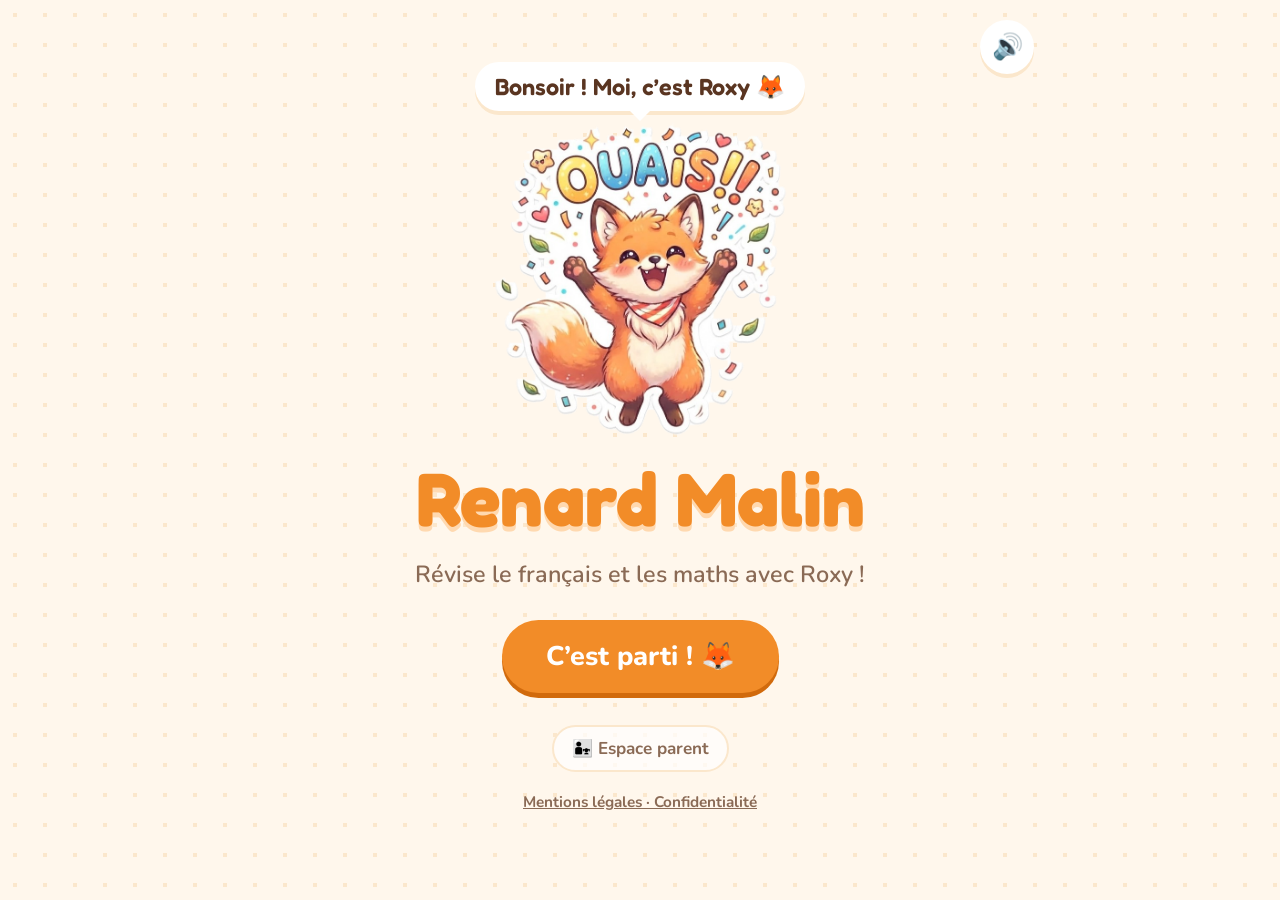
<file: index.html>
<!DOCTYPE html>
<html lang="fr">
<head>
  <meta charset="utf-8">
  <meta name="viewport" content="width=device-width, initial-scale=1, viewport-fit=cover">
  <title>Renard Malin</title>
  <meta name="description" content="Révise le français et les maths avec Roxy la renarde !">
  <meta name="theme-color" content="#FFF7EC">

  <!-- Pour l'installer sur l'écran d'accueil de l'iPad, en plein écran, avec l'icône de Roxy -->
  <link rel="manifest" href="manifest.json">
  <link rel="icon" type="image/png" href="img/favicon.png">
  <link rel="apple-touch-icon" href="img/icone-180.png">
  <meta name="mobile-web-app-capable" content="yes">
  <meta name="apple-mobile-web-app-capable" content="yes">
  <meta name="apple-mobile-web-app-title" content="Renard Malin">
  <meta name="apple-mobile-web-app-status-bar-style" content="default">

  <link rel="preconnect" href="https://fonts.googleapis.com">
  <link rel="preconnect" href="https://fonts.gstatic.com" crossorigin>
  <link href="https://fonts.googleapis.com/css2?family=Fredoka:wght@500;600;700&family=Nunito:wght@600;700;800&display=swap" rel="stylesheet">

  <!-- ⚠️ Après chaque mise à jour, changer le numéro « v= » partout dans ce fichier :
       l'iPad saura alors qu'il doit charger la nouvelle version (et pas une ancienne gardée en mémoire). -->
  <link rel="stylesheet" href="css/style.css?v=2026-09-25-g">
</head>
<body>
  <main id="app">

    <!-- Écran 1 : Accueil -->
    <section class="ecran actif" id="ecran-accueil">
      <button class="bouton-rond bouton-son accueil-son" aria-label="Couper le son">🔊</button>
      <p class="bulle-accueil" id="accueil-bulle" aria-live="polite"></p>
      <div class="roxy roxy-accueil" id="accueil-roxy" data-pose="ouais"><img class="roxy-image" src="img/roxy-ouais.png" alt="Roxy la renarde saute de joie"></div>
      <h1 class="titre-appli">Renard Malin</h1>
      <p class="sous-titre">Révise le français et les maths avec Roxy !</p>
      <button class="bouton bouton-principal bouton-geant" id="accueil-commencer">C’est parti ! 🦊</button>
      <button class="lien-parent" id="accueil-parent">👨‍👧 Espace parent</button>
      <a class="lien-infos" href="infos.html">Mentions légales · Confidentialité</a>
    </section>

    <!-- Écran : la première visite, Roxy se présente -->
    <section class="ecran" id="ecran-bienvenue">
      <div class="bienvenue">
        <div class="roxy roxy-bienvenue" id="bienvenue-roxy" data-pose="ouais" data-tenue-fixe><img class="roxy-image" src="img/roxy-ouais.png" alt="Roxy"></div>
        <div class="bulle bulle-bienvenue" id="bienvenue-bulle" aria-hidden="true"></div>
        <p class="lu-seulement" id="bienvenue-texte-lu" aria-live="polite"></p>
        <div class="bienvenue-points" id="bienvenue-points" aria-hidden="true"></div>
        <div class="bienvenue-boutons">
          <button class="bouton bouton-secondaire" id="bienvenue-passer">Passer</button>
          <button class="bouton bouton-principal" id="bienvenue-suivant">Suivant →</button>
        </div>
      </div>
    </section>

    <!-- Écran : le code parent -->
    <section class="ecran" id="ecran-code">
      <header class="barre">
        <button class="bouton-rond" id="code-retour" data-aller="accueil" aria-label="Retour">←</button>
        <h2>Espace parent</h2>
        <span class="bouton-rond fantome"></span>
      </header>
      <div class="carte carte-code">
        <p class="code-titre" id="code-titre">Code parent</p>
        <p class="code-aide" id="code-aide"></p>
        <div class="code-points" id="code-points" aria-hidden="true"><span></span><span></span><span></span><span></span></div>
        <p class="erreur" id="code-erreur" role="alert" hidden></p>
        <div class="clavier" id="clavier"></div>
        <button class="bouton-lien" id="code-oublie">Code oublié ?</button>
      </div>
    </section>

    <!-- Écran : l'espace parent -->
    <section class="ecran" id="ecran-parent">
      <header class="barre">
        <button class="bouton-rond" id="parent-quitter" aria-label="Fermer l’espace parent">🔒</button>
        <h2>Espace parent</h2>
        <span class="bouton-rond fantome"></span>
      </header>
      <nav class="onglets-profils" id="parent-onglets" aria-label="Choisir un enfant"></nav>
      <div class="tableau-parent" id="parent-tableau"></div>
      <div id="parent-reglages"></div>
      <input type="file" id="parent-fichier" accept=".json,application/json" hidden>
    </section>

    <!-- Écran : Qui joue ? -->
    <section class="ecran" id="ecran-profils">
      <header class="barre">
        <button class="bouton-rond" data-aller="accueil" aria-label="Accueil">🏠</button>
        <h2>Qui joue ?</h2>
        <span class="bouton-rond fantome"></span>
      </header>
      <div class="grille-profils" id="grille-profils"></div>
    </section>

    <!-- Écran : Nouveau joueur (ou modifier son profil) -->
    <section class="ecran" id="ecran-profil-form">
      <header class="barre">
        <button class="bouton-rond" id="form-retour" data-aller="profils" aria-label="Retour">←</button>
        <h2 id="form-titre">Nouveau joueur</h2>
        <span class="bouton-rond fantome"></span>
      </header>
      <form class="carte formulaire-profil" id="form-profil" autocomplete="off">
        <div id="form-apercu"></div>
        <label class="etiquette" for="form-prenom">Comment tu t’appelles ?</label>
        <input id="form-prenom" type="text" maxlength="12" autocomplete="off" autocorrect="off"
               autocapitalize="words" spellcheck="false" enterkeyhint="done" placeholder="Ton prénom">
        <p class="erreur" id="form-erreur" hidden></p>
        <p class="etiquette">Choisis ton animal</p>
        <div class="choix-avatars" id="form-avatars"></div>
        <p class="etiquette">Choisis ta couleur</p>
        <div class="choix-couleurs" id="form-couleurs"></div>
        <p class="etiquette">Ton niveau</p>
        <div class="choix-classes" id="form-classes"></div>
        <p class="aide-classe">6e = je prépare mon entrée en 6e · tu pourras changer plus tard</p>
        <button class="bouton bouton-principal" type="submit" id="form-valider">C’est moi ! ✔</button>
      </form>
    </section>

    <!-- Écran : La carte d'aventure -->
    <section class="ecran" id="ecran-carte">
      <div class="entete-carte">
        <header class="barre">
          <button class="bouton-rond" data-aller="accueil" aria-label="Accueil">🏠</button>
          <h2 id="carte-titre">La forêt</h2>
          <button class="puce-flamme" id="carte-flamme" aria-label="Ma flamme"></button>
          <button class="puce-joueur" id="carte-joueur" data-aller="profils" aria-label="Changer de joueur"></button>
        </header>
        <nav class="choix-matiere" id="choix-matiere" aria-label="Choisir la matière"></nav>
        <nav class="raccourcis-zones" id="raccourcis-zones" aria-label="Aller à une zone"></nav>
      </div>
      <div class="carte-aventure" id="carte-aventure"></div>
    </section>

    <!-- Écran : Choisis ton niveau -->
    <section class="ecran" id="ecran-niveau">
      <header class="barre">
        <button class="bouton-rond" data-aller="carte" aria-label="Retour à la carte">←</button>
        <h2>Choisis ton niveau</h2>
        <span class="bouton-rond fantome"></span>
      </header>
      <p class="niveau-aide">Tu peux changer quand tu veux : tes étoiles restent gardées dans chaque forêt.</p>
      <div class="grille-niveaux" id="grille-niveaux"></div>
    </section>

    <!-- Écran : Combien de questions ? -->
    <section class="ecran" id="ecran-duree">
      <header class="barre">
        <button class="bouton-rond" data-aller="carte" aria-label="Retour à la carte">←</button>
        <h2 id="duree-titre"></h2>
        <span class="bouton-rond fantome"></span>
      </header>
      <div class="carte carte-duree">
        <p class="duree-sous-titre" id="duree-sous-titre"></p>
        <div class="roxy roxy-moyenne" data-pose="reflechit"><img class="roxy-image" src="img/roxy-reflechit.png" alt=""></div>
        <p class="question-duree">Combien de questions ?</p>
        <div class="choix-duree">
          <button class="bouton-duree" data-duree="5"><span class="nombre">5</span><span>Rapide</span></button>
          <button class="bouton-duree" data-duree="10"><span class="nombre">10</span><span>Moyen</span></button>
          <button class="bouton-duree" data-duree="20"><span class="nombre">20</span><span>Marathon</span></button>
        </div>
      </div>
    </section>

    <!-- Écran 4 : Les questions -->
    <section class="ecran" id="ecran-quiz">
      <header class="barre">
        <button class="bouton-rond" id="quiz-quitter" aria-label="Arrêter la partie">🏠</button>
        <div class="progression">
          <div class="progression-texte" id="quiz-numero"></div>
          <div class="progression-barre"><div id="quiz-barre"></div></div>
        </div>
        <span class="compteur-points" id="quiz-points">✨ 0</span>
        <button class="bouton-aide" id="quiz-aide">💡 Aide</button>
      </header>
      <div class="carte carte-question">
        <button class="bouton-ecouter" id="quiz-ecouter" aria-label="Écouter la question">🗣️</button>
        <p class="puce-origine" id="quiz-origine" hidden></p>
        <p class="consigne" id="quiz-consigne"></p>
        <div class="enonce" id="quiz-enonce"></div>
        <div id="quiz-reponse"></div>
      </div>
      <div class="retour" id="quiz-retour" hidden>
        <div class="roxy roxy-retour" id="retour-roxy" data-pose="reflechit"><img class="roxy-image" src="img/roxy-reflechit.png" alt="Roxy"></div>
        <div class="bulle" id="retour-bulle"></div>
      </div>
      <button class="bouton bouton-principal" id="quiz-suivant" hidden>Suivant →</button>
    </section>

    <!-- Écran 5 : Le résultat -->
    <section class="ecran" id="ecran-resultats">
      <div class="roxy roxy-resultat" id="resultat-roxy" data-pose="ouais"><img class="roxy-image" src="img/roxy-ouais.png" alt="Roxy"></div>
      <div id="resultat-etoiles"></div>
      <p class="resultat-score" id="resultat-score"></p>
      <p class="resultat-message" id="resultat-message"></p>
      <div id="resultat-flamme"></div>
      <div class="boutons-resultat">
        <button class="bouton bouton-secondaire" id="resultat-rejouer">🔁 Rejouer</button>
        <button class="bouton bouton-principal" data-aller="carte">🗺️ La carte</button>
      </div>
    </section>

    <!-- Écran : le dressing de Roxy (les accessoires gagnés en jouant) -->
    <section class="ecran" id="ecran-dressing">
      <header class="barre">
        <button class="bouton-rond" data-aller="carte" aria-label="Retour à la carte">←</button>
        <h2>Le dressing de Roxy</h2>
        <span class="compteur-points" id="dressing-etoiles"></span>
      </header>
      <div class="dressing">
        <div class="carte dressing-apercu">
          <div class="roxy roxy-dressing" id="dressing-roxy" data-pose="ouais"><img class="roxy-image" src="img/roxy-ouais.png" alt="Roxy avec ses accessoires"></div>
        </div>
        <div class="dressing-choix">
          <nav class="dressing-onglets" id="dressing-onglets" aria-label="Choisir une sorte d’accessoire"></nav>
          <div class="grille-accessoires" id="dressing-grille"></div>
          <p class="dressing-aide">Les accessoires se gagnent en jouant&nbsp;: avec tes étoiles ★, ta flamme 🔥, les défis du jour ⚡, les étoiles d’or 🌟 et la course 🏁.</p>
        </div>
      </div>
    </section>

    <!-- Écran : la course de Roxy (le petit jeu en 3D au bout de chaque forêt) -->
    <section class="ecran ecran-course" id="ecran-course">
      <div class="course-scene" id="course-scene"></div>
      <header class="course-haut">
        <button class="bouton-rond" id="course-quitter" aria-label="Mettre en pause">⏸️</button>
        <div class="course-avancee" aria-hidden="true"><div id="course-barre"></div><span>🏁</span></div>
        <span class="compteur-points" id="course-etoiles">⭐ 0</span>
      </header>
      <div class="course-question" id="course-question" hidden></div>
      <div class="course-message" id="course-message" role="status" hidden></div>
      <div class="course-compte" id="course-compte" hidden></div>
      <div class="course-commandes">
        <button class="bouton-commande" data-commande="gauche" aria-label="À gauche">⬅️</button>
        <button class="bouton-commande" data-commande="saut" aria-label="Sauter">⬆️</button>
        <button class="bouton-commande" data-commande="droite" aria-label="À droite">➡️</button>
      </div>

      <div class="course-panneau" id="course-depart">
        <div class="carte course-carte">
          <h2 id="course-depart-titre">La course de Roxy</h2>
          <ul class="course-regles">
            <li>⬅️ ➡️ Glisse ton doigt (ou touche les flèches) pour changer de chemin.</li>
            <li>⬆️ Glisse vers le haut pour <b>sauter</b> par-dessus les troncs.</li>
            <li>⭐ Ramasse un maximum d’étoiles !</li>
            <li>🚪 Quand une question arrive, passe par la <b>bonne porte</b> : +5 ⭐</li>
          </ul>
          <p class="course-depart-record" id="course-depart-record"></p>
          <p class="course-depart-essai" id="course-depart-essai" hidden>Mode essai : le score ne sera pas enregistré.</p>
          <button class="bouton bouton-principal" id="course-partir">C’est parti ! 🏁</button>
        </div>
      </div>

      <div class="course-panneau" id="course-pause" hidden>
        <div class="carte course-carte">
          <h2>⏸️ Pause</h2>
          <p>Roxy reprend son souffle…</p>
          <button class="bouton-rond bouton-son" aria-label="Couper le son">🔊</button>
          <button class="bouton bouton-principal" id="course-reprendre">▶️ Reprendre</button>
          <button class="bouton bouton-secondaire" id="course-abandonner">🚪 Arrêter la course</button>
        </div>
      </div>

      <div class="course-panneau" id="course-fin" hidden>
        <div class="carte course-carte diplome">
          <div id="course-diplome"></div>
          <div class="boutons-resultat">
            <button class="bouton bouton-secondaire" id="course-rejouer">🔁 Rejouer</button>
            <button class="bouton bouton-principal" id="course-retour">🗺️ La carte</button>
          </div>
        </div>
      </div>

      <div class="course-panneau" id="course-erreur" hidden>
        <div class="carte course-carte">
          <div class="roxy roxy-moyenne" data-pose="reflechit"><img class="roxy-image" src="img/roxy-reflechit.png" alt=""></div>
          <p id="course-erreur-texte"></p>
          <button class="bouton bouton-principal" id="course-erreur-retour">↩️ Retour</button>
        </div>
      </div>
    </section>

  </main>

  <!-- La fenêtre Aide (la petite leçon) -->
  <div class="fenetre-fond" id="aide" hidden>
    <div class="fenetre" role="dialog" aria-labelledby="aide-titre">
      <div class="fenetre-entete">
        <img src="img/roxy-reflechit.png" alt="">
        <h3 id="aide-titre"></h3>
        <button class="bouton-ecouter" id="aide-ecouter" aria-label="Écouter la leçon">🗣️</button>
      </div>
      <div class="fenetre-contenu lecon" id="aide-contenu"></div>
      <button class="bouton bouton-principal" id="aide-fermer">J’ai compris !</button>
    </div>
  </div>

  <!-- L'accès testeur, caché : appui long (3 secondes) sur le titre « Renard Malin » de l'accueil.
       Il lance la course de Roxy en mode essai : rien n'est enregistré. -->
  <div class="fenetre-fond" id="acces-testeur" hidden>
    <div class="fenetre acces-testeur" role="dialog" aria-labelledby="acces-testeur-titre">
      <h3 id="acces-testeur-titre">🛠️ Accès testeur</h3>
      <p>Lancer la course de Roxy en mode essai (rien n’est enregistré)&nbsp;:</p>
      <div class="boutons-testeur" id="boutons-testeur"></div>
      <button class="bouton bouton-secondaire" id="acces-testeur-fermer">Fermer</button>
    </div>
  </div>

  <!-- Petite bulle d'information (ex. : « Gagne 3 étoiles pour ouvrir cette étape ») -->
  <div class="bulle-info" id="bulle-info" role="status" hidden></div>

  <!-- L'ordre compte : d'abord les outils, puis les données, puis le moteur -->
  <script src="js/outils.js?v=2026-09-25-g"></script>
  <script src="js/sons.js?v=2026-09-25-g"></script>
  <script src="js/voix.js?v=2026-09-25-g"></script>
  <script src="data/verbes.js?v=2026-09-25-g"></script>
  <script src="js/moteur-conjugaison.js?v=2026-09-25-g"></script>
  <script src="js/moteur-phrases.js?v=2026-09-25-g"></script>
  <script src="js/moteur-maths.js?v=2026-09-25-g"></script>
  <script src="data/6e-conjugaison.js?v=2026-09-25-g"></script>
  <script src="data/6e-orthographe.js?v=2026-09-25-g"></script>
  <script src="data/5e-conjugaison.js?v=2026-09-25-g"></script>
  <script src="data/5e-orthographe.js?v=2026-09-25-g"></script>
  <script src="data/4e-conjugaison.js?v=2026-09-25-g"></script>
  <script src="data/4e-orthographe.js?v=2026-09-25-g"></script>
  <script src="data/3e-conjugaison.js?v=2026-09-25-g"></script>
  <script src="data/3e-orthographe.js?v=2026-09-25-g"></script>
  <script src="data/6e-grammaire.js?v=2026-09-25-g"></script>
  <script src="data/6e-vocabulaire.js?v=2026-09-25-g"></script>
  <script src="data/5e-grammaire.js?v=2026-09-25-g"></script>
  <script src="data/5e-vocabulaire.js?v=2026-09-25-g"></script>
  <script src="data/4e-grammaire.js?v=2026-09-25-g"></script>
  <script src="data/4e-vocabulaire.js?v=2026-09-25-g"></script>
  <script src="data/3e-grammaire.js?v=2026-09-25-g"></script>
  <script src="data/3e-vocabulaire.js?v=2026-09-25-g"></script>
  <script src="data/6e-nombres.js?v=2026-09-25-g"></script>
  <script src="data/6e-geometrie.js?v=2026-09-25-g"></script>
  <script src="data/6e-mesures.js?v=2026-09-25-g"></script>
  <script src="data/6e-donnees.js?v=2026-09-25-g"></script>
  <script src="data/5e-nombres.js?v=2026-09-25-g"></script>
  <script src="data/5e-geometrie.js?v=2026-09-25-g"></script>
  <script src="data/5e-mesures.js?v=2026-09-25-g"></script>
  <script src="data/5e-donnees.js?v=2026-09-25-g"></script>
  <script src="data/4e-nombres.js?v=2026-09-25-g"></script>
  <script src="data/4e-geometrie.js?v=2026-09-25-g"></script>
  <script src="data/4e-mesures.js?v=2026-09-25-g"></script>
  <script src="data/4e-donnees.js?v=2026-09-25-g"></script>
  <script src="data/3e-nombres.js?v=2026-09-25-g"></script>
  <script src="data/3e-geometrie.js?v=2026-09-25-g"></script>
  <script src="data/3e-mesures.js?v=2026-09-25-g"></script>
  <script src="data/3e-donnees.js?v=2026-09-25-g"></script>
  <script src="data/foret.js?v=2026-09-25-g"></script>
  <script src="data/foret-maths.js?v=2026-09-25-g"></script>
  <script src="js/progression.js?v=2026-09-25-g"></script>
  <script src="js/flamme.js?v=2026-09-25-g"></script>
  <script src="js/quiz.js?v=2026-09-25-g"></script>
  <script src="js/profils.js?v=2026-09-25-g"></script>
  <script src="js/carte.js?v=2026-09-25-g"></script>
  <script src="js/niveaux.js?v=2026-09-25-g"></script>
  <script src="js/parent.js?v=2026-09-25-g"></script>
  <script src="js/course.js?v=2026-09-25-g"></script>
  <script src="js/dressing.js?v=2026-09-25-g"></script>
  <script src="js/defis.js?v=2026-09-25-g"></script>
  <script src="js/bienvenue.js?v=2026-09-25-g"></script>
  <script src="js/app.js?v=2026-09-25-g"></script>
</body>
</html>
</file>
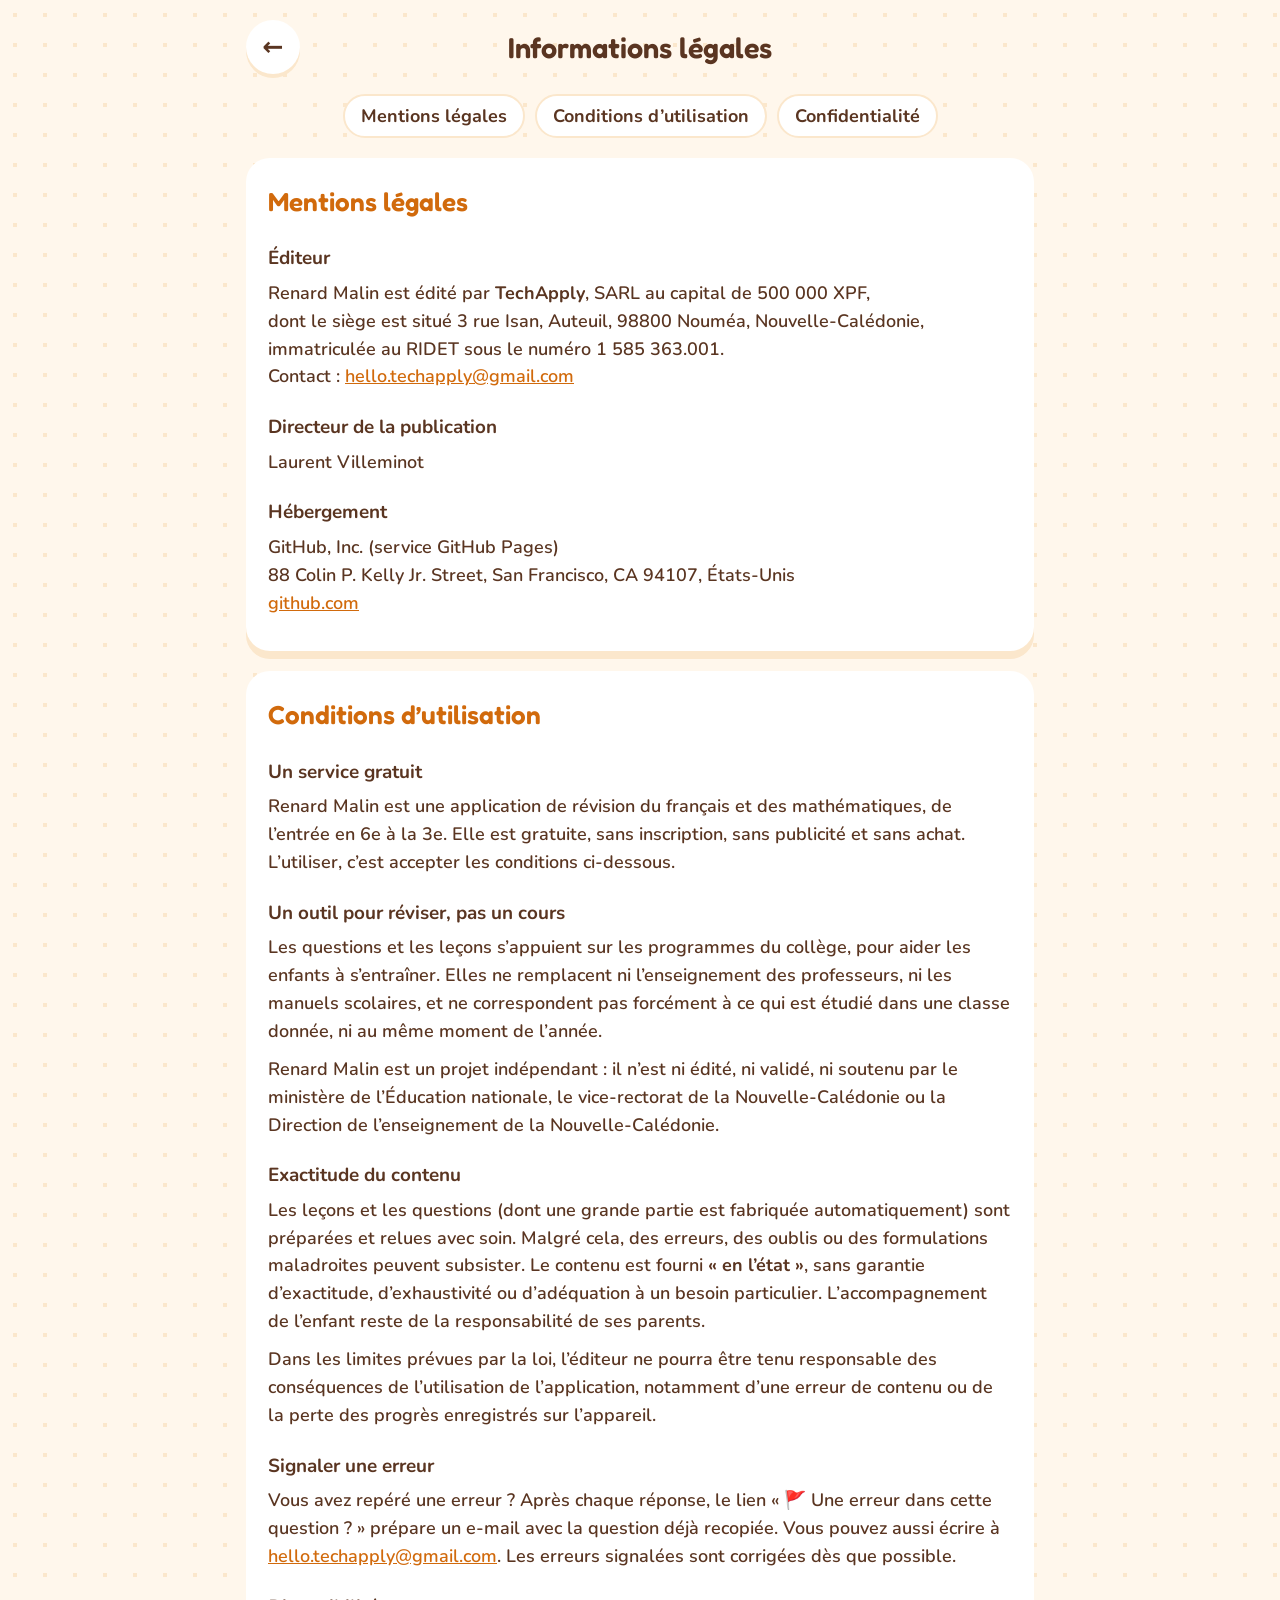
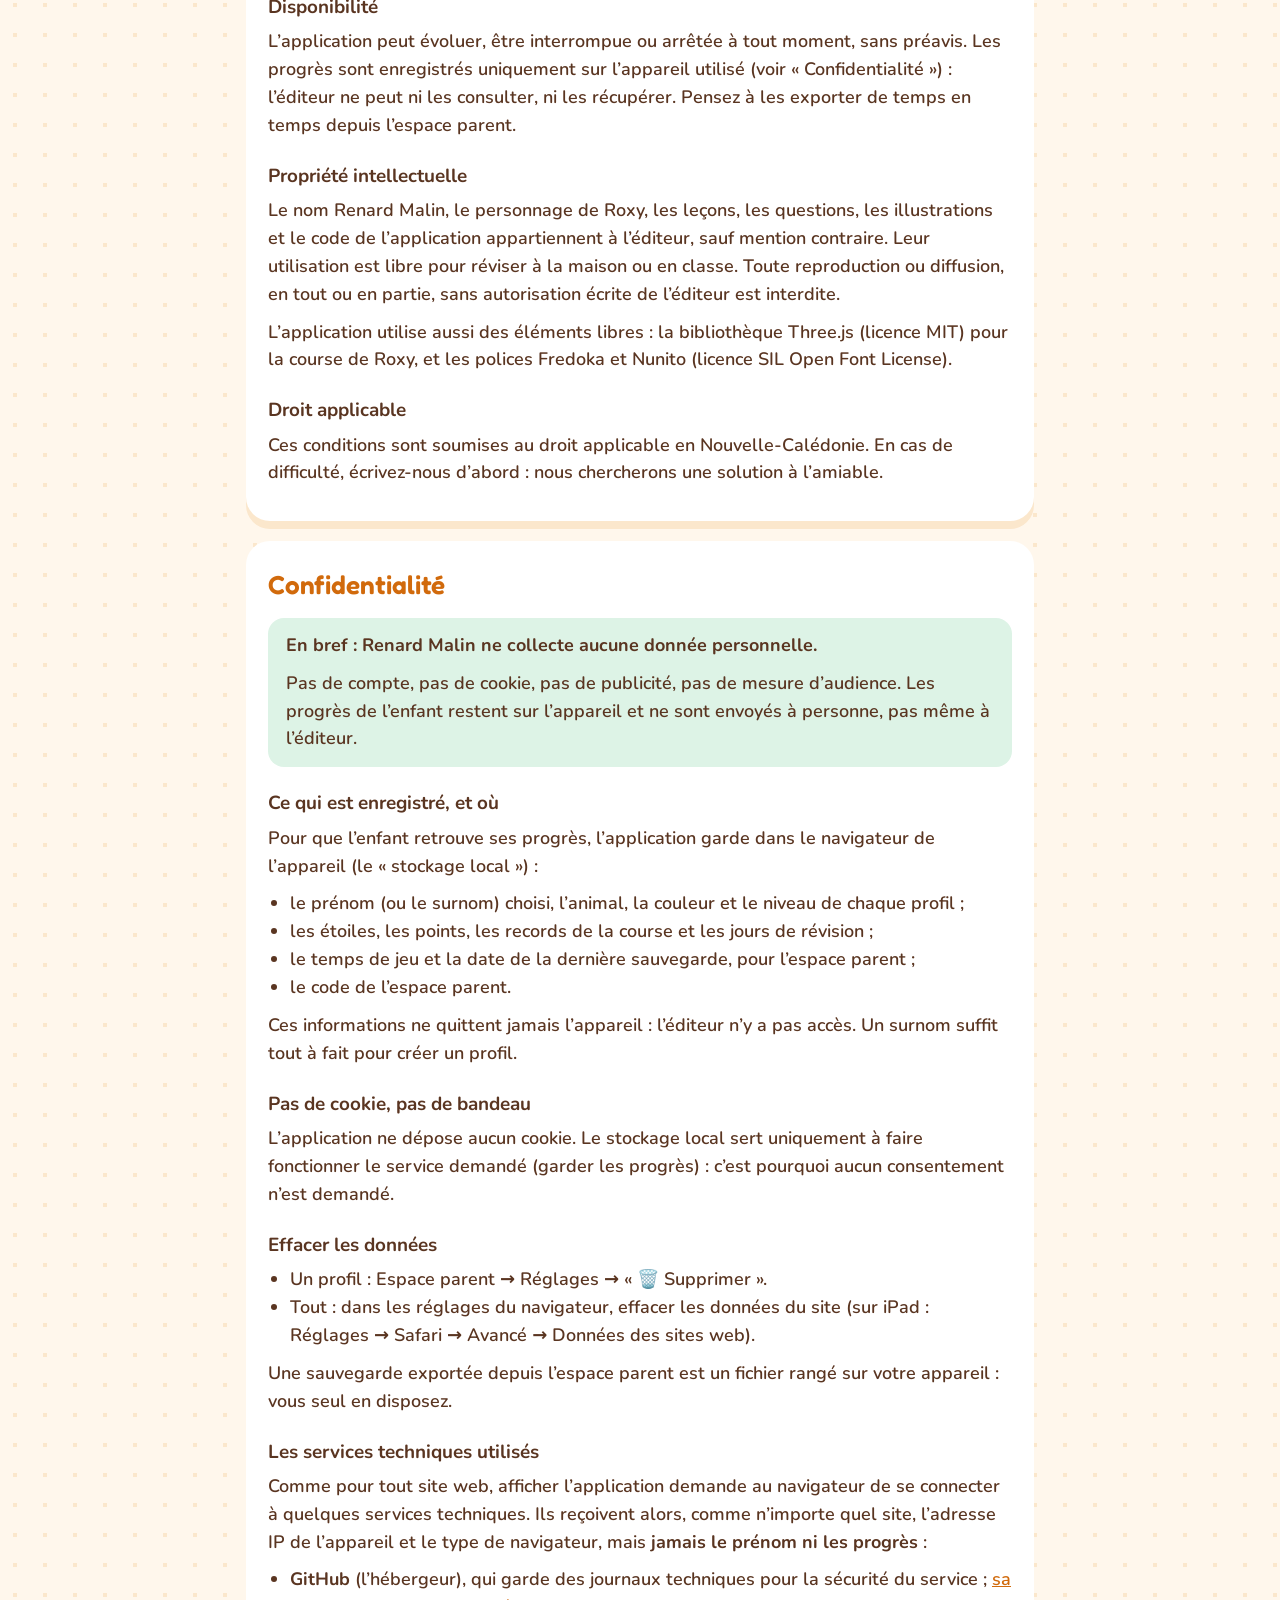
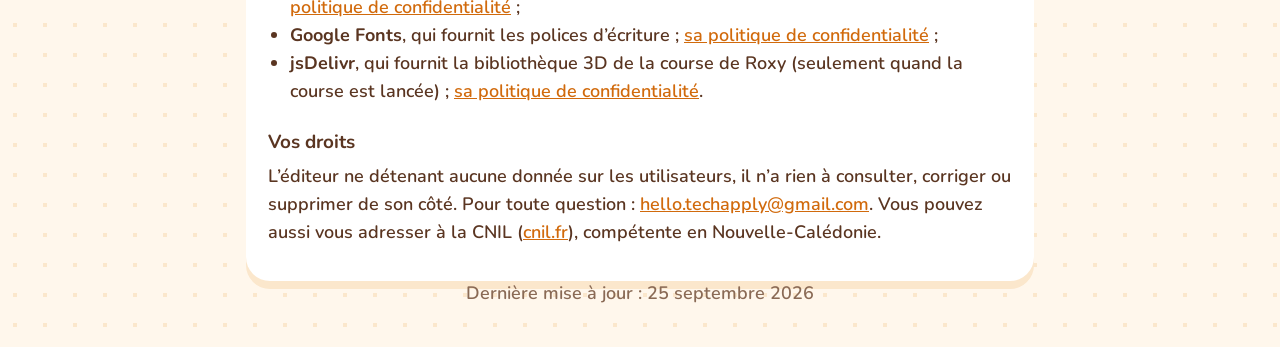
<file: infos.html>
<!DOCTYPE html>
<html lang="fr">
<head>
  <meta charset="utf-8">
  <meta name="viewport" content="width=device-width, initial-scale=1, viewport-fit=cover">
  <title>Informations légales · Renard Malin</title>
  <meta name="description" content="Mentions légales, conditions d’utilisation et confidentialité de Renard Malin.">
  <meta name="theme-color" content="#FFF7EC">
  <link rel="icon" type="image/png" href="img/favicon.png">
  <link rel="preconnect" href="https://fonts.googleapis.com">
  <link rel="preconnect" href="https://fonts.gstatic.com" crossorigin>
  <link href="https://fonts.googleapis.com/css2?family=Fredoka:wght@500;600;700&family=Nunito:wght@600;700;800&display=swap" rel="stylesheet">
  <link rel="stylesheet" href="css/style.css?v=2026-09-25-g">
</head>
<body>
  <!-- Si une information de l'éditeur change, la modifier ici. L'adresse de contact est aussi dans js/outils.js
       (RM.EDITEUR.email). Une information pas encore connue s'écrit en surligné jaune : <span class="a-completer">…</span> -->

  <main id="app" class="page-infos">
    <header class="barre">
      <a class="bouton-rond" href="./" aria-label="Retour à Renard Malin">←</a>
      <h1>Informations légales</h1>
      <span class="bouton-rond fantome"></span>
    </header>

    <nav class="sommaire-infos" aria-label="Sommaire">
      <a href="#mentions">Mentions légales</a>
      <a href="#conditions">Conditions d’utilisation</a>
      <a href="#confidentialite">Confidentialité</a>
    </nav>

    <!-- ================= Mentions légales ================= -->
    <section class="carte" id="mentions">
      <h2>Mentions légales</h2>

      <h3>Éditeur</h3>
      <p>
        Renard Malin est édité par <b>TechApply</b>,
        SARL au capital de 500&nbsp;000&nbsp;XPF,<br>
        dont le siège est situé 3 rue Isan, Auteuil, 98800 Nouméa, Nouvelle-Calédonie,<br>
        immatriculée au RIDET sous le numéro 1 585 363.001.<br>
        Contact : <a href="mailto:hello.techapply@gmail.com">hello.techapply@gmail.com</a>
      </p>

      <h3>Directeur de la publication</h3>
      <p>Laurent Villeminot</p>

      <h3>Hébergement</h3>
      <p>
        GitHub, Inc. (service GitHub Pages)<br>
        88 Colin P. Kelly Jr. Street, San Francisco, CA 94107, États-Unis<br>
        <a href="https://github.com" rel="noopener">github.com</a>
      </p>
    </section>

    <!-- ================= Conditions d'utilisation ================= -->
    <section class="carte" id="conditions">
      <h2>Conditions d’utilisation</h2>

      <h3>Un service gratuit</h3>
      <p>
        Renard Malin est une application de révision du français et des mathématiques, de l’entrée en 6e à la 3e.
        Elle est gratuite, sans inscription, sans publicité et sans achat. L’utiliser, c’est accepter les conditions ci-dessous.
      </p>

      <h3>Un outil pour réviser, pas un cours</h3>
      <p>
        Les questions et les leçons s’appuient sur les programmes du collège, pour aider les enfants à s’entraîner.
        Elles ne remplacent ni l’enseignement des professeurs, ni les manuels scolaires, et ne correspondent pas
        forcément à ce qui est étudié dans une classe donnée, ni au même moment de l’année.
      </p>
      <p>
        Renard Malin est un projet indépendant : il n’est ni édité, ni validé, ni soutenu par le ministère de l’Éducation nationale,
        le vice-rectorat de la Nouvelle-Calédonie ou la Direction de l’enseignement de la Nouvelle-Calédonie.
      </p>

      <h3>Exactitude du contenu</h3>
      <p>
        Les leçons et les questions (dont une grande partie est fabriquée automatiquement) sont préparées et relues avec soin.
        Malgré cela, des erreurs, des oublis ou des formulations maladroites peuvent subsister.
        Le contenu est fourni <b>« en l’état »</b>, sans garantie d’exactitude, d’exhaustivité ou d’adéquation à un besoin particulier.
        L’accompagnement de l’enfant reste de la responsabilité de ses parents.
      </p>
      <p>
        Dans les limites prévues par la loi, l’éditeur ne pourra être tenu responsable des conséquences de l’utilisation
        de l’application, notamment d’une erreur de contenu ou de la perte des progrès enregistrés sur l’appareil.
      </p>

      <h3>Signaler une erreur</h3>
      <p>
        Vous avez repéré une erreur ? Après chaque réponse, le lien « 🚩 Une erreur dans cette question ? » prépare un e-mail
        avec la question déjà recopiée. Vous pouvez aussi écrire à <a href="mailto:hello.techapply@gmail.com">hello.techapply@gmail.com</a>.
        Les erreurs signalées sont corrigées dès que possible.
      </p>

      <h3>Disponibilité</h3>
      <p>
        L’application peut évoluer, être interrompue ou arrêtée à tout moment, sans préavis.
        Les progrès sont enregistrés uniquement sur l’appareil utilisé (voir « Confidentialité ») :
        l’éditeur ne peut ni les consulter, ni les récupérer. Pensez à les exporter de temps en temps depuis l’espace parent.
      </p>

      <h3>Propriété intellectuelle</h3>
      <p>
        Le nom Renard Malin, le personnage de Roxy, les leçons, les questions, les illustrations et le code de l’application
        appartiennent à l’éditeur, sauf mention contraire. Leur utilisation est libre pour réviser à la maison ou en classe.
        Toute reproduction ou diffusion, en tout ou en partie, sans autorisation écrite de l’éditeur est interdite.
      </p>
      <p>
        L’application utilise aussi des éléments libres : la bibliothèque Three.js (licence MIT) pour la course de Roxy,
        et les polices Fredoka et Nunito (licence SIL Open Font License).
      </p>

      <h3>Droit applicable</h3>
      <p>
        Ces conditions sont soumises au droit applicable en Nouvelle-Calédonie.
        En cas de difficulté, écrivez-nous d’abord : nous chercherons une solution à l’amiable.
      </p>
    </section>

    <!-- ================= Confidentialité ================= -->
    <section class="carte" id="confidentialite">
      <h2>Confidentialité</h2>

      <div class="en-bref">
        <p><b>En bref : Renard Malin ne collecte aucune donnée personnelle.</b></p>
        <p>Pas de compte, pas de cookie, pas de publicité, pas de mesure d’audience.
          Les progrès de l’enfant restent sur l’appareil et ne sont envoyés à personne, pas même à l’éditeur.</p>
      </div>

      <h3>Ce qui est enregistré, et où</h3>
      <p>Pour que l’enfant retrouve ses progrès, l’application garde dans le navigateur de l’appareil (le « stockage local ») :</p>
      <ul>
        <li>le prénom (ou le surnom) choisi, l’animal, la couleur et le niveau de chaque profil ;</li>
        <li>les étoiles, les points, les records de la course et les jours de révision ;</li>
        <li>le temps de jeu et la date de la dernière sauvegarde, pour l’espace parent ;</li>
        <li>le code de l’espace parent.</li>
      </ul>
      <p>
        Ces informations ne quittent jamais l’appareil : l’éditeur n’y a pas accès.
        Un surnom suffit tout à fait pour créer un profil.
      </p>

      <h3>Pas de cookie, pas de bandeau</h3>
      <p>
        L’application ne dépose aucun cookie. Le stockage local sert uniquement à faire fonctionner le service demandé
        (garder les progrès) : c’est pourquoi aucun consentement n’est demandé.
      </p>

      <h3>Effacer les données</h3>
      <ul>
        <li>Un profil : Espace parent → Réglages → « 🗑️ Supprimer ».</li>
        <li>Tout : dans les réglages du navigateur, effacer les données du site
          (sur iPad : Réglages → Safari → Avancé → Données des sites web).</li>
      </ul>
      <p>
        Une sauvegarde exportée depuis l’espace parent est un fichier rangé sur votre appareil : vous seul en disposez.
      </p>

      <h3>Les services techniques utilisés</h3>
      <p>
        Comme pour tout site web, afficher l’application demande au navigateur de se connecter à quelques services techniques.
        Ils reçoivent alors, comme n’importe quel site, l’adresse IP de l’appareil et le type de navigateur,
        mais <b>jamais le prénom ni les progrès</b> :
      </p>
      <ul>
        <li><b>GitHub</b> (l’hébergeur), qui garde des journaux techniques pour la sécurité du service ;
          <a href="https://docs.github.com/fr/site-policy/privacy-policies/github-general-privacy-statement" rel="noopener">sa politique de confidentialité</a> ;</li>
        <li><b>Google Fonts</b>, qui fournit les polices d’écriture ;
          <a href="https://policies.google.com/privacy?hl=fr" rel="noopener">sa politique de confidentialité</a> ;</li>
        <li><b>jsDelivr</b>, qui fournit la bibliothèque 3D de la course de Roxy (seulement quand la course est lancée) ;
          <a href="https://www.jsdelivr.com/terms/privacy-policy-jsdelivr-net" rel="noopener">sa politique de confidentialité</a>.</li>
      </ul>

      <h3>Vos droits</h3>
      <p>
        L’éditeur ne détenant aucune donnée sur les utilisateurs, il n’a rien à consulter, corriger ou supprimer de son côté.
        Pour toute question : <a href="mailto:hello.techapply@gmail.com">hello.techapply@gmail.com</a>.
        Vous pouvez aussi vous adresser à la CNIL (<a href="https://www.cnil.fr" rel="noopener">cnil.fr</a>),
        compétente en Nouvelle-Calédonie.
      </p>
    </section>

    <p class="mise-a-jour">Dernière mise à jour : 25 septembre 2026</p>
  </main>
</body>
</html>
</file>
<file: css/style.css>
/* Renard Malin — les couleurs et la mise en page
   Toutes les couleurs sont réglées ici : pour changer l'ambiance, il suffit de les modifier. */

:root {
  --creme: #FFF7EC;
  --creme-fonce: #FBE7CC;
  --orange: #F28C28;
  --orange-fonce: #D16A0C;
  --orange-clair: #FFD9B0;
  --brun: #5A3521;
  --brun-doux: #8A6A55;
  --vert: #3FA56B;
  --vert-clair: #DDF3E6;
  --corail: #E5604E;
  --corail-clair: #FDE3DE;
  --jaune-clair: #FFF1C9;
  --jaune-ombre: #F2D98A;
  --or: #FFC23D;
  --foret: #4E9A5A;
  --riviere: #3E8FD1;
  --arrondi: 24px;
  --police-titre: 'Fredoka', 'Nunito', system-ui, -apple-system, sans-serif;
  --police-texte: 'Nunito', system-ui, -apple-system, sans-serif;
}

* { box-sizing: border-box; }
[hidden] { display: none !important; }

html, body {
  margin: 0;
  color: var(--brun);
  font-family: var(--police-texte);
  font-weight: 600;
  font-size: 18px;
  -webkit-text-size-adjust: 100%;
}

/* Fond crème avec de petits pois */
body {
  min-height: 100vh;
  min-height: 100dvh;
  background-color: var(--creme);
  background-image: radial-gradient(var(--creme-fonce) 2.5px, transparent 2.5px);
  background-size: 30px 30px;
}

button {
  font-family: inherit;
  color: inherit;
  cursor: pointer;
  touch-action: manipulation;
  -webkit-tap-highlight-color: transparent;
}
button:disabled { cursor: default; }

#app {
  max-width: 820px;
  margin: 0 auto;
  padding: max(20px, env(safe-area-inset-top)) 16px max(32px, env(safe-area-inset-bottom));
}

/* ---------- Les écrans ---------- */
.ecran { display: none; }
.ecran.actif {
  display: flex;
  flex-direction: column;
  gap: 20px;
  animation: apparaitre .3s ease;
}
@keyframes apparaitre {
  from { opacity: 0; transform: translateY(10px); }
  to   { opacity: 1; transform: none; }
}

/* ---------- Boutons ---------- */
.bouton {
  border: none;
  border-radius: 999px;
  padding: 14px 30px;
  min-height: 60px;
  font-size: 1.25rem;
  font-weight: 800;
  transition: transform .08s, box-shadow .08s;
}
.bouton:active:not(:disabled) { transform: translateY(4px); }

.bouton-principal {
  background: var(--orange);
  color: #fff;
  box-shadow: 0 5px 0 var(--orange-fonce);
}
.bouton-principal:active:not(:disabled) { box-shadow: 0 1px 0 var(--orange-fonce); }
.bouton-principal:disabled { opacity: .5; }

.bouton-secondaire {
  background: #fff;
  color: var(--orange-fonce);
  border: 3px solid var(--orange-clair);
  box-shadow: 0 5px 0 var(--orange-clair);
}

.bouton-geant { font-size: 1.5rem; padding: 18px 44px; }

.bouton-rond {
  flex-shrink: 0;
  width: 54px;
  height: 54px;
  border: none;
  border-radius: 50%;
  background: #fff;
  font-size: 1.4rem;
  box-shadow: 0 4px 0 var(--creme-fonce);
}
.bouton-rond.fantome { visibility: hidden; }

/* ---------- Barre du haut ---------- */
.barre {
  display: flex;
  align-items: center;
  gap: 12px;
}
.barre h2 {
  flex: 1;
  margin: 0;
  font-family: var(--police-titre);
  font-size: 1.6rem;
  font-weight: 600;
  text-align: center;
}
.compteur-points {
  flex-shrink: 0;
  padding: 10px 16px;
  border-radius: 999px;
  background: #fff;
  font-weight: 800;
  white-space: nowrap;
  box-shadow: 0 4px 0 var(--creme-fonce);
}

/* ---------- Cartes blanches ---------- */
.carte {
  background: #fff;
  border-radius: var(--arrondi);
  padding: 28px 24px;
  box-shadow: 0 8px 0 var(--creme-fonce);
}

.roxy { display: block; height: auto; user-select: none; -webkit-user-drag: none; }

/* ---------- Écran 1 : Accueil ---------- */
#ecran-accueil.actif {
  align-items: center;
  justify-content: center;
  min-height: calc(100dvh - 60px);
  text-align: center;
  gap: 14px;
}
.roxy-accueil {
  /* Moins grande sur un écran peu haut, pour que tout tienne sans faire défiler */
  width: min(320px, 70vw, 33dvh);
  animation: sautiller 2.4s ease-in-out infinite;
}
@keyframes sautiller {
  0%, 100% { transform: translateY(0); }
  50%      { transform: translateY(-14px); }
}
.titre-appli {
  margin: 0;
  font-family: var(--police-titre);
  font-size: clamp(2.8rem, 9vw, 4.2rem);
  font-weight: 700;
  color: var(--orange);
  text-shadow: 0 5px 0 var(--orange-clair);
  /* L'appui long ouvre l'accès testeur (caché) : pas de sélection de texte ni de loupe sur l'iPad */
  -webkit-touch-callout: none;
  -webkit-user-select: none;
  user-select: none;
  touch-action: none;
}
.sous-titre {
  margin: 0 0 16px;
  font-size: 1.3rem;
  color: var(--brun-doux);
}

/* ---------- Les avatars (l'animal du joueur sur sa couleur) ---------- */
.avatar {
  --avatar-fonce: var(--orange);
  --avatar-clair: var(--orange-clair);
  display: inline-flex;
  align-items: center;
  justify-content: center;
  flex-shrink: 0;
  width: 44px;
  height: 44px;
  border: 3px solid var(--avatar-fonce);
  border-radius: 50%;
  background: var(--avatar-clair);
  font-size: 1.5rem;
  line-height: 1;
}
.avatar.petit { width: 40px; height: 40px; font-size: 1.3rem; border-width: 2px; }
.avatar.grand { width: 96px; height: 96px; font-size: 3.2rem; border-width: 4px; }
.avatar.geant { width: 130px; height: 130px; font-size: 4.4rem; border-width: 5px; }
.avatar.plus {
  border-style: dashed;
  border-color: var(--orange-clair);
  background: var(--creme);
  color: var(--orange);
  font-family: var(--police-titre);
  font-weight: 600;
}

/* ---------- Écran « Qui joue ? » ---------- */
.grille-profils {
  display: grid;
  grid-template-columns: repeat(auto-fill, minmax(190px, 1fr));
  gap: 20px;
}
.carte-profil {
  position: relative;
  border-radius: var(--arrondi);
  background: #fff;
  box-shadow: 0 8px 0 var(--creme-fonce);
  transition: transform .1s;
}
.carte-profil:active { transform: translateY(4px); }
.carte-profil-jouer,
.carte-profil-nouveau {
  display: flex;
  flex-direction: column;
  align-items: center;
  gap: 10px;
  width: 100%;
  min-height: 210px;
  padding: 26px 12px 20px;
  border: none;
  border-radius: var(--arrondi);
  background: none;
}
.carte-profil-nouveau {
  border: 3px dashed var(--orange-clair);
  background: rgba(255, 255, 255, .6);
  box-shadow: none;
}
.profil-prenom {
  font-family: var(--police-titre);
  font-size: 1.5rem;
  font-weight: 600;
  overflow-wrap: anywhere;
}
.profil-stats { color: var(--brun-doux); font-size: 1rem; font-weight: 800; }
.profil-modifier {
  position: absolute;
  top: 10px;
  right: 10px;
  width: 44px;
  height: 44px;
  border: none;
  border-radius: 50%;
  background: var(--creme);
  font-size: 1.1rem;
}

/* ---------- Écran « Nouveau joueur » ---------- */
.formulaire-profil {
  display: flex;
  flex-direction: column;
  align-items: center;
  gap: 12px;
  text-align: center;
}
.etiquette {
  margin: 10px 0 0;
  font-family: var(--police-titre);
  font-size: 1.35rem;
  font-weight: 600;
}
#form-prenom {
  width: 100%;
  max-width: 420px;
  padding: 12px 20px;
  border: 3px solid var(--orange-clair);
  border-radius: 20px;
  background: var(--creme);
  color: var(--brun);
  font-family: var(--police-titre);
  font-size: 1.6rem;
  text-align: center;
  outline: none;
}
#form-prenom:focus { border-color: var(--orange); }
.erreur { margin: 0; color: var(--corail); font-weight: 800; }
.choix-avatars {
  display: grid;
  grid-template-columns: repeat(8, 1fr);
  gap: 8px;
  width: 100%;
  max-width: 560px;
}
.choix-avatar {
  aspect-ratio: 1;
  border: 3px solid transparent;
  border-radius: 16px;
  background: var(--creme);
  font-size: 1.8rem;
  line-height: 1;
}
.choix-avatar.choisi { border-color: var(--orange); background: var(--orange-clair); transform: scale(1.08); }
.choix-couleurs { display: flex; flex-wrap: wrap; justify-content: center; gap: 12px; }
.choix-couleur {
  width: 48px;
  height: 48px;
  border: 4px solid #fff;
  border-radius: 50%;
  background: var(--pastille);
  box-shadow: 0 0 0 2px var(--creme-fonce);
}
.choix-couleur.choisi { box-shadow: 0 0 0 4px var(--brun); transform: scale(1.1); }
.formulaire-profil .bouton-principal { margin-top: 16px; min-width: 260px; }
.bouton-lien {
  padding: 10px;
  border: none;
  background: none;
  color: var(--brun-doux);
  font-size: 1rem;
  font-weight: 700;
  text-decoration: underline;
}

/* La pastille du joueur, en haut du menu */
.puce-joueur {
  display: flex;
  flex-shrink: 0;
  align-items: center;
  gap: 8px;
  padding: 5px 16px 5px 5px;
  border: none;
  border-radius: 999px;
  background: #fff;
  font-weight: 800;
  box-shadow: 0 4px 0 var(--creme-fonce);
}
.joueur-prenom { max-width: 9em; overflow: hidden; text-overflow: ellipsis; white-space: nowrap; }
.joueur-points { color: var(--brun-doux); white-space: nowrap; }

/* ---------- Les niveaux (6e, 5e, 4e, 3e) ---------- */
.raccourci-niveau {
  border-bottom-color: var(--orange);
  background: var(--jaune-clair);
}
.raccourci-niveau .saison { font-size: 1.05rem; }

.niveau-aide { margin: -6px 0 0; color: var(--brun-doux); text-align: center; }
.grille-niveaux {
  display: grid;
  grid-template-columns: repeat(2, 1fr);
  gap: 18px;
}
.carte-niveau {
  position: relative;
  display: flex;
  flex-direction: column;
  align-items: center;
  gap: 4px;
  padding: 22px 14px 18px;
  border: 4px solid transparent;
  border-radius: var(--arrondi);
  background: #fff;
  text-align: center;
  box-shadow: 0 8px 0 var(--creme-fonce);
  transition: transform .1s;
}
.carte-niveau:active { transform: translateY(4px); }
.carte-niveau.actuel { border-color: var(--orange); }
.niveau-saison { font-size: 2.4rem; line-height: 1; }
.niveau-nom {
  color: var(--orange);
  font-family: var(--police-titre);
  font-size: 2.6rem;
  font-weight: 700;
  line-height: 1.1;
}
.niveau-titre { font-family: var(--police-titre); font-size: 1.2rem; font-weight: 600; }
.niveau-description { color: var(--brun-doux); font-size: .95rem; }
.niveau-progres { display: flex; flex-wrap: wrap; justify-content: center; gap: 4px 14px; margin-top: 6px; font-weight: 800; }
.niveau-actuel {
  position: absolute;
  top: 10px;
  right: 10px;
  padding: 3px 10px;
  border-radius: 999px;
  background: var(--orange);
  color: #fff;
  font-size: .8rem;
  font-weight: 800;
}

/* Le choix du niveau dans le formulaire du profil */
.choix-classes { display: flex; flex-wrap: wrap; justify-content: center; gap: 10px; }
.choix-classe {
  min-width: 70px;
  min-height: 54px;
  padding: 8px 14px;
  border: 3px solid var(--creme-fonce);
  border-radius: 16px;
  background: var(--creme);
  font-family: var(--police-titre);
  font-size: 1.4rem;
  font-weight: 600;
}
.choix-classe.choisi { border-color: var(--orange); background: var(--orange-clair); transform: scale(1.06); }
.aide-classe { margin: -4px 0 0; color: var(--brun-doux); font-size: .9rem; }
.profil-niveau { color: var(--orange-fonce); font-size: .95rem; font-weight: 800; }

/* « Reconnaître un temps » : la forme à reconnaître, bien en vue */
.forme-a-reconnaitre { color: var(--orange-fonce); font-weight: 600; }

/* ---------- L'espace parent ---------- */
.lien-parent {
  margin-top: 18px;
  padding: 10px 18px;
  border: 2px solid var(--creme-fonce);
  border-radius: 999px;
  background: rgba(255, 255, 255, .7);
  color: var(--brun-doux);
  font-size: .95rem;
  font-weight: 700;
}

/* Le code à 4 chiffres */
.carte-code {
  display: flex;
  flex-direction: column;
  align-items: center;
  gap: 12px;
  max-width: 420px;
  width: 100%;
  margin: 0 auto;
  text-align: center;
}
.code-titre { margin: 0; font-family: var(--police-titre); font-size: 1.7rem; font-weight: 600; }
.code-aide { margin: 0; color: var(--brun-doux); }
.code-points { display: flex; gap: 18px; margin: 10px 0; }
.code-points span {
  width: 22px;
  height: 22px;
  border: 3px solid var(--orange);
  border-radius: 50%;
  transition: background .1s;
}
.code-points span.rempli { background: var(--orange); }
.code-points.secouer { animation: secouer .4s ease; }
@keyframes secouer {
  0%, 100% { transform: translateX(0); }
  25%      { transform: translateX(-10px); }
  75%      { transform: translateX(10px); }
}
.clavier {
  display: grid;
  grid-template-columns: repeat(3, 76px);
  gap: 14px;
}
.touche {
  height: 76px;
  border: none;
  border-radius: 50%;
  background: var(--creme);
  font-family: var(--police-texte);
  font-size: 1.8rem;
  font-weight: 800;
  box-shadow: 0 4px 0 var(--creme-fonce);
}
.touche:active { transform: translateY(3px); box-shadow: 0 1px 0 var(--creme-fonce); }

/* Le tableau de suivi */
.onglets-profils { display: flex; flex-wrap: wrap; gap: 10px; }
.onglet-profil {
  display: flex;
  align-items: center;
  gap: 8px;
  padding: 5px 16px 5px 5px;
  border: 3px solid transparent;
  border-radius: 999px;
  background: #fff;
  font-weight: 800;
  box-shadow: 0 4px 0 var(--creme-fonce);
}
.onglet-profil.actif { border-color: var(--orange); }
.tableau-parent { display: flex; flex-direction: column; gap: 20px; }
.onglets-niveaux { display: flex; flex-wrap: wrap; align-items: center; gap: 8px; }
.onglets-titre { color: var(--brun-doux); font-weight: 800; }
.onglet-niveau {
  min-height: 44px;
  padding: 6px 14px;
  border: 3px solid transparent;
  border-radius: 999px;
  background: #fff;
  font-weight: 800;
  box-shadow: 0 4px 0 var(--creme-fonce);
}
.onglet-niveau small { color: var(--brun-doux); font-weight: 700; }
.onglet-niveau.actif { border-color: var(--orange); }

.tuiles {
  display: grid;
  grid-template-columns: repeat(3, 1fr);
  gap: 14px;
}
.tuile {
  display: flex;
  flex-direction: column;
  gap: 4px;
  padding: 16px;
  border-radius: 20px;
  background: #fff;
  box-shadow: 0 6px 0 var(--creme-fonce);
}
.tuile-libelle { color: var(--brun-doux); font-size: .9rem; font-weight: 700; }
.tuile-valeur { font-size: 1.6rem; font-weight: 800; line-height: 1.2; }
.tuile-detail { color: var(--brun-doux); font-size: .85rem; }

.bloc-parent h3 {
  margin: 0 0 6px;
  font-family: var(--police-titre);
  font-size: 1.35rem;
  font-weight: 600;
}
.bloc-parent h4 { margin: 22px 0 8px; font-size: 1.05rem; }
.bloc-sous-titre { margin: 0 0 10px; color: var(--brun-doux); font-size: .95rem; }
.rien-a-signaler { margin: 0; font-weight: 700; }
.liste-a-revoir { margin: 0 0 10px; padding: 0; list-style: none; }
.liste-a-revoir li {
  display: flex;
  gap: 10px;
  padding: 10px 14px;
  margin-bottom: 8px;
  border-radius: 14px;
  background: var(--corail-clair);
}

/* Le calendrier : 7 colonnes, du lundi au dimanche */
.calendrier {
  display: grid;
  grid-template-columns: repeat(7, 1fr);
  gap: 6px;
  max-width: 460px;
}
.jour-semaine { color: var(--brun-doux); font-size: .8rem; font-weight: 800; text-align: center; }
.jour {
  display: flex;
  flex-direction: column;
  align-items: center;
  justify-content: center;
  aspect-ratio: 1;
  border-radius: 12px;
  background: var(--creme);
  font-size: .85rem;
  line-height: 1.1;
}
.jour b { font-weight: 700; }
.jour i { font-size: .95rem; font-style: normal; }
.jour.joue { background: var(--orange-clair); }
.jour.aujourdhui { box-shadow: inset 0 0 0 2px var(--brun); }
.jour.futur { opacity: .35; }

/* La réussite étape par étape */
.ligne-stat {
  display: grid;
  grid-template-columns: 1fr auto 150px;
  align-items: center;
  gap: 12px;
  padding: 10px 0;
  border-top: 1px solid var(--creme-fonce);
}
.ligne-stat.entete { border-top: none; padding-top: 4px; color: var(--brun-doux); font-size: .8rem; font-weight: 800; }
.ligne-stat.pas-jouee { color: var(--brun-doux); }
.ls-nom { display: flex; flex-direction: column; font-weight: 700; }
.ls-nom small { color: var(--brun-doux); font-weight: 600; }
.badge-6e-texte {
  display: inline-block;
  padding: 0 6px;
  border-radius: 999px;
  background: var(--or);
  font-size: .75rem;
}
.ls-reussite { display: flex; align-items: center; gap: 8px; justify-content: flex-end; }
.ls-reussite b { min-width: 3.2em; text-align: right; font-variant-numeric: tabular-nums; }
.jauge {
  flex: 1;
  height: 8px;
  border-radius: 999px;
  background: var(--zone-clair);
  overflow: hidden;
}
.jauge span { display: block; height: 100%; border-radius: 999px; background: var(--zone); }
.sans-donnee { color: var(--brun-doux); }

/* Les réglages */
.liste-profils { margin: 0; padding: 0; list-style: none; }
.liste-profils li { display: flex; align-items: center; gap: 10px; padding: 6px 0; }
.reglage-prenom { flex: 1; min-width: 0; font-weight: 800; overflow-wrap: anywhere; }
.boutons-reglages { display: flex; flex-wrap: wrap; gap: 10px; }
.bouton-reglage {
  min-height: 48px;
  padding: 8px 16px;
  border: 2px solid var(--creme-fonce);
  border-radius: 14px;
  background: #fff;
  font-size: 1rem;
  font-weight: 700;
}
.bouton-reglage.danger { border-color: var(--corail-clair); color: #A3352A; }
a.bouton-reglage { display: inline-flex; align-items: center; color: var(--brun); text-decoration: none; }

/* Le lien discret vers les mentions légales, sous « Espace parent » */
.lien-infos { padding: 6px 10px; color: var(--brun-doux); font-size: .85rem; font-weight: 700; }

/* Sous la bulle de Roxy : signaler une erreur dans la question */
.lien-signaler {
  display: inline-block;
  margin-top: 12px;
  color: var(--brun-doux);
  font-size: .85rem;
  font-weight: 700;
}

/* ---------- La page des informations légales (infos.html) ---------- */
.page-infos .carte { padding: 24px 22px; line-height: 1.55; }
.page-infos .carte + .carte { margin-top: 20px; }
.page-infos h1 { margin: 0; font-family: var(--police-titre); font-size: 1.6rem; font-weight: 600; text-align: center; flex: 1; }
.page-infos h2 { margin: 0 0 12px; font-family: var(--police-titre); font-size: 1.45rem; font-weight: 600; color: var(--orange-fonce); }
.page-infos h3 { margin: 22px 0 6px; font-size: 1.05rem; }
.page-infos p, .page-infos li { font-size: 1rem; font-weight: 600; }
.page-infos p { margin: 0 0 10px; }
.page-infos ul { margin: 0 0 10px; padding-left: 22px; }
.page-infos a { color: var(--orange-fonce); }
.page-infos a.bouton-rond { display: inline-flex; align-items: center; justify-content: center; color: var(--brun); text-decoration: none; }
.sommaire-infos { display: flex; flex-wrap: wrap; justify-content: center; gap: 10px; margin: 20px 0; }
.sommaire-infos a { padding: 8px 16px; border: 2px solid var(--creme-fonce); border-radius: 999px; background: #fff; color: var(--brun); text-decoration: none; font-weight: 700; }
.en-bref { padding: 14px 18px; border-radius: 16px; background: var(--vert-clair); }
.en-bref p:last-child { margin-bottom: 0; }
.mise-a-jour { color: var(--brun-doux); font-size: .9rem; text-align: center; }
/* Une information que l'éditeur doit encore remplir : bien visible, pour ne pas l'oublier */
.a-completer { padding: 0 4px; border-radius: 4px; background: #FFE06B; color: #7A1F12; font-weight: 800; }
.derniere-sauvegarde { margin: 0 0 10px; font-weight: 700; }
.derniere-sauvegarde.a-faire { color: #A3352A; }

/* ---------- La flamme ---------- */
.flamme { display: inline-flex; align-items: center; gap: 3px; font-weight: 800; white-space: nowrap; }
.flamme-icone { display: inline-block; line-height: 1; transform-origin: 50% 90%; }
/* Plus la série est longue, plus la flamme est grande */
.niveau-2 .flamme-icone { font-size: 1.15em; }
.niveau-3 .flamme-icone { font-size: 1.3em; }
.niveau-4 .flamme-icone { font-size: 1.45em; filter: drop-shadow(0 0 4px rgba(255, 140, 40, .7)); }
.niveau-5 .flamme-icone { font-size: 1.6em; filter: drop-shadow(0 0 7px rgba(255, 194, 61, .95)); }
/* Allumée : elle danse. En attente : elle vacille. Éteinte : elle est grise. */
.flamme.allumee .flamme-icone { animation: danser 1.3s ease-in-out infinite; }
.flamme.en-attente .flamme-icone { animation: vaciller 1.8s ease-in-out infinite; }
.flamme.eteinte .flamme-icone { filter: grayscale(1); opacity: .45; }
.flamme.eteinte .flamme-jours { color: var(--brun-doux); }
@keyframes danser {
  0%, 100% { transform: scale(1) rotate(-4deg); }
  50%      { transform: scale(1.1) rotate(4deg); }
}
@keyframes vaciller {
  0%, 100% { opacity: .9; }
  50%      { opacity: .35; }
}

.puce-flamme {
  display: flex;
  flex-shrink: 0;
  align-items: center;
  min-height: 50px;
  padding: 5px 14px;
  border: none;
  border-radius: 999px;
  background: #fff;
  font-size: 1.1rem;
  box-shadow: 0 4px 0 var(--creme-fonce);
}

/* À la fin d'une partie, quand la flamme grandit */
.resultat-flamme {
  display: flex;
  align-items: center;
  gap: 12px;
  max-width: 520px;
  padding: 12px 20px;
  border-radius: 20px;
  background: var(--jaune-clair);
  font-size: 1.1rem;
  font-weight: 700;
  line-height: 1.4;
  text-align: left;
  animation: etoile-pop .6s cubic-bezier(.3, 1.6, .5, 1) 1.6s both;
}
.grande-flamme {
  flex-shrink: 0;
  font-size: 2.6rem;
  animation: grandir-flamme 1.2s ease-out 1.9s both;
}
.resultat-flamme.niveau-4 .grande-flamme,
.resultat-flamme.niveau-5 .grande-flamme { filter: drop-shadow(0 0 8px rgba(255, 194, 61, .95)); }
@keyframes grandir-flamme {
  0%   { transform: scale(.3); }
  60%  { transform: scale(1.35); }
  100% { transform: scale(1); }
}

/* ---------- La carte d'aventure ---------- */
/* Le haut de la carte reste visible quand on fait défiler la forêt */
.entete-carte {
  position: sticky;
  top: 0;
  z-index: 5;
  display: flex;
  flex-direction: column;
  gap: 12px;
  margin: -20px -16px 0;
  padding: max(20px, env(safe-area-inset-top)) 16px 10px;
  background: linear-gradient(var(--creme) 88%, rgba(255, 247, 236, 0));
}
.raccourcis-zones {
  display: flex;
  gap: 8px;
  overflow-x: auto;
  padding: 2px 2px 8px;
  scrollbar-width: none;
}
.raccourcis-zones::-webkit-scrollbar { display: none; }
.raccourci {
  display: flex;
  flex-shrink: 0;
  align-items: center;
  gap: 6px;
  min-height: 44px;
  padding: 6px 14px;
  border: none;
  border-bottom: 4px solid var(--zone);
  border-radius: 999px;
  background: #fff;
  font-size: .95rem;
  font-weight: 800;
}
.raccourci b { color: var(--orange-fonce); }
/* Le choix du côté de la forêt : 📖 le français ou 🔢 les maths */
.choix-matiere {
  display: grid;
  grid-template-columns: 1fr 1fr;
  gap: 6px;
  padding: 5px;
  border-radius: 999px;
  background: var(--creme-fonce);
}
.bouton-matiere {
  display: flex;
  align-items: center;
  justify-content: center;
  gap: 8px;
  min-height: 46px;
  padding: 6px 14px;
  border: none;
  border-radius: 999px;
  background: transparent;
  color: var(--brun-doux);
  font-family: var(--police-titre);
  font-size: 1.2rem;
  font-weight: 600;
}
.bouton-matiere b { font-family: var(--police-texte); font-size: .95rem; font-weight: 800; }
.bouton-matiere.actif {
  background: #fff;
  color: var(--brun);
  box-shadow: 0 3px 0 var(--orange);
}
.bouton-matiere.actif b { color: var(--orange-fonce); }
.matiere-icone { font-size: 1.3rem; }

/* Les 4 chemins tiennent sur une ligne : leur icône et leurs étoiles (le nom est en haut de chaque chemin) */
.raccourci:not(.raccourci-niveau) { flex: 1; justify-content: center; }
.raccourci:not(.raccourci-niveau) > span { display: none; }

.carte-aventure { display: flex; flex-direction: column; gap: 24px; }

.zone {
  padding: 16px 12px 24px;
  border-radius: 32px;
  background: var(--zone-clair);
  box-shadow: 0 8px 0 rgba(90, 53, 33, .06);
  scroll-margin-top: 210px; /* sous le haut de la carte, qui reste visible */
}
.zone-entete {
  display: flex;
  align-items: center;
  gap: 12px;
  padding: 12px 16px;
  border-left: 8px solid var(--zone);
  border-radius: 20px;
  background: #fff;
}
.zone-icone { font-size: 2.4rem; line-height: 1; }
.zone-entete h3 {
  margin: 0;
  color: var(--zone);
  font-family: var(--police-titre);
  font-size: 1.45rem;
  font-weight: 600;
}
.zone-entete p { margin: 2px 0 0; color: var(--brun-doux); font-weight: 800; }
.zone.bientot { opacity: .75; }

/* Le chemin et ses étapes */
.chemin { position: relative; margin-top: 30px; }
.chemin-trace {
  position: absolute;
  inset: 0;
  width: 100%;
  height: 100%;
  overflow: visible;
  pointer-events: none;
}
.trace-fond { fill: none; stroke: rgba(255, 255, 255, .95); stroke-width: 26; stroke-linecap: round; }
.trace-parcourue { fill: none; stroke: var(--zone); stroke-width: 8; stroke-linecap: round; stroke-dasharray: 1 16; }

.ligne-etape { position: absolute; left: 0; right: 0; height: 150px; }
.decor {
  position: absolute;
  top: 16px;
  font-size: 2.2rem;
  transform: translateX(-50%);
  pointer-events: none;
}
.rond-etape {
  position: absolute;
  top: 0;
  z-index: 1;
  display: flex;
  flex-direction: column;
  align-items: center;
  gap: 6px;
  width: 150px;
  padding: 0;
  border: none;
  background: none;
  transform: translateX(-50%);
}
.rond {
  position: relative;
  display: flex;
  align-items: center;
  justify-content: center;
  width: 86px;
  height: 86px;
  border: 5px solid #fff;
  border-radius: 50%;
  font-family: var(--police-titre);
  font-size: 2.1rem;
  font-weight: 700;
  box-shadow: 0 6px 0 rgba(90, 53, 33, .15);
  transition: transform .1s;
}
.rond-etape:active .rond { transform: translateY(4px); }
/* Sur une tablette ou un ordinateur, le nom de l'étape a plus de place (moins de lignes) */
@media (min-width: 700px) {
  .rond-etape { width: 190px; }
}
.ouverte .rond { border-color: var(--zone); background: #fff; color: var(--zone); }
.reussie .rond { background: var(--zone); color: #fff; }
.verrouillee .rond { background: #E6DDD3; color: #A89684; font-size: 1.7rem; }
.en-travaux .rond {
  border: 5px dashed var(--zone);
  background: repeating-linear-gradient(45deg, #FFF0C2 0 10px, #fff 10px 20px);
  font-size: 1.9rem;
}
.verrouillee .etape-nom { color: #A89684; }

/* L'étape où l'on en est : un cercle qui pulse autour */
.actuelle.ouverte .rond::after {
  content: '';
  position: absolute;
  inset: -14px;
  border: 4px solid var(--zone);
  border-radius: 50%;
  animation: pulser 1.6s ease-out infinite;
}
@keyframes pulser {
  from { transform: scale(.85); opacity: .9; }
  to   { transform: scale(1.25); opacity: 0; }
}
.nouvelle .rond { animation: etoile-pop .8s cubic-bezier(.3, 1.6, .5, 1) .9s both; }

.couronne { position: absolute; top: -26px; font-size: 1.7rem; }
.badge-6e {
  position: absolute;
  right: -12px;
  bottom: -6px;
  padding: 2px 8px;
  border: 2px solid #fff;
  border-radius: 999px;
  background: var(--or);
  color: var(--brun);
  font-family: var(--police-texte);
  font-size: .8rem;
  font-weight: 800;
}
.etape-nom {
  padding: 2px 10px;
  border-radius: 10px;
  background: rgba(255, 255, 255, .9);
  font-family: var(--police-titre);
  font-size: 1.05rem;
  font-weight: 600;
  line-height: 1.2;
  text-align: center;
}
.mini-etoiles { font-size: 1rem; letter-spacing: 1px; }

/* Roxy qui attend sur le chemin */
.roxy-carte {
  position: absolute;
  z-index: 2;
  width: 76px;
  pointer-events: none;
}
.roxy-carte.en-marche {
  transition: left 1.4s ease-in-out, top 1.4s ease-in-out;
  animation: sautiller .35s ease-in-out 4;
}

/* La bulle d'information en bas de l'écran */
.bulle-info {
  position: fixed;
  bottom: max(24px, env(safe-area-inset-bottom));
  left: 50%;
  z-index: 15;
  width: max-content;
  max-width: min(520px, calc(100vw - 32px));
  padding: 14px 20px;
  border-radius: 20px;
  background: var(--brun);
  color: #fff;
  font-size: 1.05rem;
  line-height: 1.4;
  text-align: center;
  box-shadow: 0 6px 0 rgba(0, 0, 0, .15);
  transform: translateX(-50%);
}
.bulle-info.visible { animation: bulle-monte .3s ease; }
@keyframes bulle-monte {
  from { opacity: 0; transform: translate(-50%, 16px); }
  to   { opacity: 1; transform: translate(-50%, 0); }
}

/* ---------- Les étoiles ---------- */
.etoile { color: #EADFD3; }
.etoile.gagnee { color: var(--orange); }
.etoile.or.gagnee { color: var(--or); text-shadow: 0 0 12px rgba(255, 194, 61, .9); }
.etoiles-grandes { font-size: clamp(3rem, 12vw, 4.6rem); letter-spacing: 6px; }
.etoiles-grandes .etoile.gagnee {
  display: inline-block;
  animation: etoile-pop .5s cubic-bezier(.3, 1.6, .5, 1) both;
}
.etoiles-grandes .etoile:nth-child(1) { animation-delay: .2s; }
.etoiles-grandes .etoile:nth-child(2) { animation-delay: .4s; }
.etoiles-grandes .etoile:nth-child(3) { animation-delay: .6s; }
.etoiles-grandes .etoile:nth-child(4) { animation-delay: .8s; }
.etoiles-grandes .etoile:nth-child(5) { animation-delay: 1.1s; }
@keyframes etoile-pop {
  from { transform: scale(0) rotate(-60deg); opacity: 0; }
  to   { transform: none; opacity: 1; }
}

/* ---------- Écran 3 : Combien de questions ? ---------- */
.carte-duree {
  display: flex;
  flex-direction: column;
  align-items: center;
  gap: 16px;
  text-align: center;
}
.roxy-moyenne { width: 170px; }
.duree-sous-titre { margin: 0; color: var(--brun-doux); font-size: 1.1rem; font-weight: 700; }
.question-duree {
  margin: 0;
  font-family: var(--police-titre);
  font-size: 1.8rem;
  font-weight: 600;
}
.choix-duree {
  display: grid;
  grid-template-columns: repeat(3, 1fr);
  gap: 14px;
  width: 100%;
}
.bouton-duree {
  display: flex;
  flex-direction: column;
  align-items: center;
  padding: 16px 8px;
  border: 3px solid var(--orange-clair);
  border-radius: 20px;
  background: var(--creme);
  font-size: 1rem;
  font-weight: 800;
  box-shadow: 0 5px 0 var(--orange-clair);
}
.bouton-duree:active { transform: translateY(4px); box-shadow: 0 1px 0 var(--orange-clair); }
.bouton-duree .nombre {
  font-family: var(--police-titre);
  font-size: 2.6rem;
  font-weight: 700;
  line-height: 1.1;
  color: var(--orange);
}

/* ---------- Écran 4 : Les questions ---------- */
.progression { flex: 1; min-width: 0; display: flex; flex-direction: column; gap: 6px; }
.progression-texte { font-size: .95rem; font-weight: 800; text-align: center; }
.progression-barre {
  height: 14px;
  border-radius: 999px;
  background: #fff;
  overflow: hidden;
  box-shadow: inset 0 2px 0 var(--creme-fonce);
}
#quiz-barre {
  width: 0;
  height: 100%;
  border-radius: 999px;
  background: linear-gradient(90deg, var(--orange), var(--or));
  transition: width .4s ease;
}
.bouton-aide {
  flex-shrink: 0;
  min-height: 54px;
  padding: 10px 16px;
  border: none;
  border-radius: 999px;
  background: var(--jaune-clair);
  font-size: 1rem;
  font-weight: 800;
  box-shadow: 0 4px 0 var(--jaune-ombre);
}

.consigne {
  margin: 0 0 12px;
  color: var(--orange-fonce);
  font-size: .9rem;
  font-weight: 800;
  letter-spacing: 1px;
  text-align: center;
  text-transform: uppercase;
}
.enonce {
  margin-bottom: 26px;
  font-family: var(--police-titre);
  font-size: clamp(1.6rem, 4.8vw, 2.3rem);
  font-weight: 500;
  line-height: 1.45;
  text-align: center;
}
.trou {
  display: inline-block;
  min-width: 3.2em;
  margin: 0 .1em;
  border-bottom: 4px dashed var(--orange);
  color: var(--orange-clair);
  text-align: center;
}
.trou.rempli {
  border-bottom-style: solid;
  border-color: var(--vert);
  color: var(--vert);
  font-weight: 600;
  animation: apparaitre .3s ease;
}
.indice { color: var(--brun-doux); font-size: .72em; }
/* Grammaire et vocabulaire : le mot ou le groupe à observer */
.souligne {
  color: var(--orange-fonce);
  font-weight: 600;
  text-decoration: underline;
  text-decoration-color: var(--orange);
  text-decoration-thickness: 3px;
  text-underline-offset: 6px;
}
.precision {
  display: block;
  margin-top: 8px;
  color: var(--brun-doux);
  font-family: var(--police-texte);
  font-size: 1.05rem;
  font-weight: 700;
}
.mot-teste {
  padding: 0 .2em;
  border-radius: 10px;
  background: var(--jaune-clair);
  font-weight: 700;
}

.grille-choix {
  display: grid;
  /* minmax(0, 1fr) : les deux colonnes restent égales et dans l'écran, même avec un mot très long */
  grid-template-columns: repeat(2, minmax(0, 1fr));
  gap: 14px;
}
.bouton-choix {
  min-width: 0;
  min-height: 76px;
  padding: 10px;
  border: 3px solid var(--creme-fonce);
  border-radius: 20px;
  background: var(--creme);
  font-family: var(--police-titre);
  font-size: 1.6rem;
  font-weight: 600;
  box-shadow: 0 5px 0 var(--creme-fonce);
  transition: transform .08s, box-shadow .08s;
}
/* Des réponses longues (des définitions) : une seule colonne, un peu plus petit */
.choix-longs { grid-template-columns: minmax(0, 1fr); }
.choix-longs .bouton-choix { min-height: 62px; padding: 10px 18px; font-size: 1.25rem; line-height: 1.3; overflow-wrap: break-word; }.enonce.enonce-long { font-size: clamp(1.25rem, 3.6vw, 1.65rem); line-height: 1.5; }
.bouton-choix:active:not(:disabled) { transform: translateY(4px); box-shadow: 0 1px 0 var(--creme-fonce); }
.bouton-choix:disabled:not(.juste):not(.faux) { opacity: .45; }
.bouton-choix.juste {
  border-color: var(--vert);
  background: var(--vert-clair);
  color: #1F6B42;
  box-shadow: 0 5px 0 var(--vert);
}
.bouton-choix.faux {
  border-color: var(--corail);
  background: var(--corail-clair);
  color: #A3352A;
  box-shadow: 0 5px 0 var(--corail);
}

.saisie { display: flex; gap: 12px; }
.saisie-case { display: flex; flex: 1; align-items: center; gap: 10px; min-width: 0; }
.saisie-unite { flex-shrink: 0; font-family: var(--police-titre); font-size: 1.6rem; font-weight: 600; }
.saisie input {
  flex: 1;
  min-width: 0;
  padding: 12px 20px;
  border: 3px solid var(--orange-clair);
  border-radius: 20px;
  background: var(--creme);
  color: var(--brun);
  font-family: var(--police-titre);
  font-size: 1.6rem;
  outline: none;
}
.saisie input:focus { border-color: var(--orange); }
.saisie input.juste { border-color: var(--vert); background: var(--vert-clair); color: #1F6B42; }
.saisie input.faux { border-color: var(--corail); background: var(--corail-clair); color: #A3352A; text-decoration: line-through; }
.accents {
  display: flex;
  flex-wrap: wrap;
  justify-content: center;
  gap: 8px;
  margin-top: 14px;
}
.bouton-accent {
  width: 54px;
  height: 54px;
  border: 2px solid var(--creme-fonce);
  border-radius: 14px;
  background: #fff;
  font-size: 1.4rem;
  font-weight: 700;
  box-shadow: 0 3px 0 var(--creme-fonce);
}
.bouton-accent:disabled { opacity: .4; }

/* ---------- Les maths : fractions, puissances et figures ---------- */
/* Une fraction : le numérateur au-dessus de la barre, le dénominateur en dessous */
.frac {
  display: inline-flex;
  flex-direction: column;
  margin: 0 .12em;
  font-size: .82em;
  line-height: 1.15;
  text-align: center;
  vertical-align: middle;
}
.frac > span { padding: 0 .2em; }
.frac > span:first-child { border-bottom: .09em solid currentColor; }
.enonce sup, .bulle sup, .lecon sup, .bouton-choix sup { font-size: .6em; line-height: 0; }
/* Un angle : les trois lettres, avec un petit chapeau au-dessus */
.angle {
  display: inline-block;
  padding-top: .34em;
  line-height: 1;
  background: url("data:image/svg+xml,%3Csvg xmlns='http://www.w3.org/2000/svg' viewBox='0 0 100 20' preserveAspectRatio='none'%3E%3Cpolyline points='4,18 50,3 96,18' fill='none' stroke='%235A3521' stroke-width='3' vector-effect='non-scaling-stroke'/%3E%3C/svg%3E") top center / 76% .34em no-repeat;
}
/* Un tableau dans une question (proportionnalité, statistiques…) */
/* Trop large pour un téléphone ? Le tableau défile de côté, sans pousser la page */
.tableau-maths { display: block; width: fit-content; max-width: 100%; margin: 6px auto 12px; overflow-x: auto; border-collapse: collapse; font-size: .8em; }
.tableau-maths th, .tableau-maths td { min-width: 2.6em; padding: 6px 10px; border: 2px solid var(--creme-fonce); text-align: center; }
.tableau-maths th { background: var(--creme); font-family: var(--police-texte); font-size: .8em; font-weight: 800; text-align: left; }
.tableau-maths td { background: #fff; }
.lecon .tableau-maths, .bulle .tableau-maths { font-size: 1em; }

/* Les figures (les petits dessins de géométrie, les graphiques) */
.figure-maths {
  display: block;
  max-width: 100%;
  height: auto;
  margin: 4px auto 14px;
  overflow: visible;
  font-family: var(--police-texte);
}
.lecon .figure-maths, .bulle .figure-maths { margin: 8px auto; }
.figure-maths .fig-trait { fill: none; stroke: var(--brun); stroke-width: 3; stroke-linecap: round; stroke-linejoin: round; }
.figure-maths .fig-plein { fill: var(--jaune-clair); }
.figure-maths .fig-fin { fill: none; stroke: #C9AE97; stroke-width: 1.5; }
.figure-maths .fig-grille { fill: none; stroke: #EADCCB; stroke-width: 1.2; }
.figure-maths .fig-axe { fill: none; stroke: var(--brun-doux); stroke-width: 2; }
.figure-maths .fig-accent { fill: none; stroke: var(--orange); stroke-width: 3.5; stroke-linecap: round; stroke-linejoin: round; }
.figure-maths .fig-courbe { fill: none; stroke: var(--riviere); stroke-width: 3.5; stroke-linecap: round; stroke-linejoin: round; }
.figure-maths .fig-marque { fill: none; stroke: var(--brun); stroke-width: 2; }
.figure-maths .fig-cache { stroke-dasharray: 7 7; } /* un trait caché (les arêtes cachées d'un solide), avec fig-trait ou fig-fin */
.figure-maths .fig-croix { stroke: var(--brun); stroke-width: 2.5; stroke-linecap: round; }
.figure-maths .fig-barre { fill: var(--orange); }
.figure-maths .fig-texte { fill: var(--brun); font-size: 19px; font-weight: 800; }
.figure-maths .fig-petit { fill: var(--brun-doux); font-size: 15px; font-weight: 700; }
.figure-maths .fig-petit-gras { fill: var(--brun); font-size: 17px; font-weight: 800; }
.figure-maths .fig-texte-accent { fill: var(--orange-fonce); }

/* Roxy et sa bulle */
.retour {
  display: flex;
  align-items: flex-start;
  gap: 14px;
  animation: apparaitre .3s ease;
}
.roxy-retour { width: 130px; flex-shrink: 0; }
.retour.juste .roxy-retour { animation: sautiller .8s ease-in-out 2; }
.bulle {
  position: relative;
  flex: 1;
  min-width: 0;
  padding: 18px 20px;
  overflow-wrap: break-word;
  border: 3px solid var(--vert);
  border-radius: var(--arrondi);
  background: #fff;
  box-shadow: 0 6px 0 var(--creme-fonce);
}
.retour.faux .bulle { border-color: var(--corail); }
.bulle::before {   /* la petite pointe de la bulle, vers Roxy */
  content: '';
  position: absolute;
  top: 40px;
  left: -12px;
  width: 20px;
  height: 20px;
  border-left: 3px solid;
  border-bottom: 3px solid;
  border-color: inherit;
  background: #fff;
  transform: rotate(45deg);
}
.bulle-titre {
  margin: 0 0 6px;
  font-family: var(--police-titre);
  font-size: 1.5rem;
  font-weight: 600;
}
.retour.juste .bulle-titre { color: var(--vert); }
.retour.faux .bulle-titre { color: var(--corail); }
.gain {
  padding: 2px 10px;
  border-radius: 999px;
  background: var(--jaune-clair);
  color: var(--brun);
  font-size: 1rem;
  vertical-align: middle;
}
.solution { margin: 0 0 10px; font-size: 1.25rem; }
.explication { font-size: 1.05rem; line-height: 1.55; overflow-x: auto; }
.mini-tableau { margin-top: 10px; border-collapse: separate; border-spacing: 4px 2px; }
.mini-tableau td { padding: 3px 10px; border-radius: 8px; }
.mini-tableau td.cible { background: var(--orange-clair); font-weight: 800; }

#quiz-suivant { align-self: center; min-width: 260px; }

/* ---------- Écran 5 : Le résultat ---------- */
#ecran-resultats.actif {
  align-items: center;
  justify-content: center;
  min-height: calc(100dvh - 60px);
  text-align: center;
  gap: 14px;
}
.roxy-resultat { width: min(250px, 60vw); }
.resultat-score { margin: 0; font-size: 1.4rem; }
.resultat-message { max-width: 520px; margin: 0; font-size: 1.2rem; line-height: 1.5; }
.record {
  display: block;
  margin-top: 8px;
  color: var(--orange-fonce);
  font-family: var(--police-titre);
  font-size: 1.5rem;
}
.deblocage {
  display: block;
  margin-top: 12px;
  padding: 12px 18px;
  border-radius: 18px;
  background: var(--vert-clair);
  color: #1F6B42;
  font-family: var(--police-titre);
  font-size: 1.3rem;
  font-weight: 600;
  animation: etoile-pop .6s cubic-bezier(.3, 1.6, .5, 1) 1.4s both;
}
.deblocage small { font-family: var(--police-texte); font-size: .9rem; font-weight: 700; }
.indice-deblocage { display: block; margin-top: 8px; color: var(--brun-doux); font-size: 1rem; }
.boutons-resultat {
  display: flex;
  flex-wrap: wrap;
  justify-content: center;
  gap: 14px;
  margin-top: 10px;
}

/* ---------- La fenêtre Aide ---------- */
.fenetre-fond {
  position: fixed;
  inset: 0;
  z-index: 10;
  display: flex;
  align-items: center;
  justify-content: center;
  padding: 16px;
  background: rgba(90, 53, 33, .45);
  animation: apparaitre .2s ease;
}
.fenetre {
  display: flex;
  flex-direction: column;
  gap: 14px;
  width: 100%;
  min-width: 0; /* sinon, un grand tableau de la leçon élargit la fenêtre au-delà de l'écran */
  max-width: 640px;
  max-height: calc(100dvh - 32px);
  padding: 20px 24px 24px;
  border-radius: 28px;
  background: #fff;
  box-shadow: 0 10px 0 rgba(0, 0, 0, .1);
}
.fenetre-entete { display: flex; align-items: center; gap: 12px; }
.fenetre-entete img { width: 76px; }
.fenetre-entete h3 {
  margin: 0;
  font-family: var(--police-titre);
  font-size: 1.7rem;
  font-weight: 600;
  color: var(--orange-fonce);
}
.fenetre-contenu {
  overflow-y: auto;
  -webkit-overflow-scrolling: touch;
  font-size: 1.1rem;
  line-height: 1.55;
}
.fenetre .bouton { align-self: center; }

.lecon h4 {
  margin: 20px 0 6px;
  font-family: var(--police-titre);
  font-size: 1.3rem;
  font-weight: 600;
  color: var(--orange-fonce);
}
.lecon p { margin: 6px 0; }
.lecon table { width: 100%; margin: 6px 0; border-collapse: collapse; }
.lecon th, .lecon td { padding: 6px 12px; text-align: left; }
.lecon th { background: var(--creme-fonce); }
.lecon tr:nth-child(even) td { background: var(--creme); }
.terminaison { color: var(--orange-fonce); font-weight: 800; }
.astuce {
  margin: 12px 0;
  padding: 12px 16px;
  border-radius: 16px;
  background: var(--jaune-clair);
}

/* ---------- Confettis ---------- */
.confetti {
  position: fixed;
  top: -20px;
  z-index: 60; /* au-dessus de tout, même de la course de Roxy */
  width: 10px;
  height: 16px;
  border-radius: 3px;
  pointer-events: none;
  animation: tomber linear forwards;
}
@keyframes tomber {
  to { transform: translateY(110vh) rotate(720deg); }
}

/* ---------- Petits écrans (téléphone) ---------- */
@media (max-width: 600px) {
  .barre { gap: 8px; }
  .barre h2 { font-size: 1.25rem; }
  .compteur-points { padding: 8px 12px; font-size: .9rem; }
  .bouton-aide { padding: 8px 12px; font-size: .9rem; }
  .carte { padding: 22px 16px; }
  .choix-duree { gap: 8px; }
  .saisie { flex-direction: column; }
  .choix-matiere { gap: 4px; padding: 4px; }
  .bouton-matiere { gap: 6px; min-height: 42px; padding: 4px 8px; font-size: 1.05rem; }
  .choix-avatars { grid-template-columns: repeat(4, 1fr); }
  .grille-profils { grid-template-columns: 1fr 1fr; gap: 14px; }
  .joueur-prenom { display: none; }
  /* Sur un téléphone, l'icône suffit (les étoiles sont en haut de chaque chemin) */
  .raccourcis-zones { gap: 6px; }
  .raccourci { gap: 4px; padding: 6px 12px; }
  .raccourci:not(.raccourci-niveau) { font-size: 1.2rem; }
  .raccourci:not(.raccourci-niveau) > b,
  .raccourci-niveau .saison { display: none; }
  .puce-flamme { padding: 5px 10px; font-size: 1rem; }
  .grille-niveaux { gap: 12px; }
  .niveau-nom { font-size: 2.1rem; }
  .niveau-actuel { position: static; margin-top: 4px; }
  .tuiles { grid-template-columns: 1fr 1fr; }
  .ligne-stat { grid-template-columns: 1fr 110px; }
  .ls-etoiles { grid-column: 1; grid-row: 2; }
  .ls-reussite { grid-column: 2; grid-row: 1 / span 2; }
  .ligne-stat.entete span:nth-child(2) { display: none; }
  .retour { flex-direction: column; align-items: center; }
  .retour > .bulle { align-self: stretch; }
  .roxy-retour { width: 90px; }
  .bulle::before { display: none; }
  /* La carte : le titre peut passer sur deux lignes, sans pousser les boutons hors de l'écran */
  .entete-carte { gap: 8px; padding-bottom: 6px; }
  .entete-carte .barre h2 { min-width: 0; font-size: 1.15rem; line-height: 1.15; overflow-wrap: anywhere; }
  .zone { scroll-margin-top: 190px; }
  /* Le nombre de questions */
  .choix-duree { grid-template-columns: repeat(3, minmax(0, 1fr)); }
  .bouton-duree { padding: 12px 4px; }
  .bouton-duree .nombre { font-size: 2.2rem; }
  /* La fenêtre de la leçon : plus de place pour le texte, et les grands tableaux défilent de côté */
  .fenetre { padding: 16px 16px 20px; border-radius: 22px; }
  .fenetre-entete img { width: 56px; }
  .fenetre-entete h3 { font-size: 1.35rem; }
  .fenetre-contenu { font-size: 1.05rem; }
  .lecon table { display: block; overflow-x: auto; font-size: .92rem; }
  /* Les tableaux des questions de maths : plus serrés, pour que la case « ? » reste dans l'écran */
  .enonce .tableau-maths { font-size: .6em; }
  .bulle .tableau-maths, .lecon .tableau-maths { font-size: .9em; }
  .tableau-maths th, .tableau-maths td { min-width: 2em; padding: 5px 6px; }
  .lecon th, .lecon td { padding: 5px 8px; }
}

/* ---------- Très petits téléphones (moins de 420 pixels de large) ---------- */
@media (max-width: 420px) {
  .bouton-rond { width: 48px; height: 48px; font-size: 1.25rem; }
  /* Sur la carte, la pastille du joueur ne montre que son animal */
  .puce-joueur { padding: 4px; }
  .joueur-points { display: none; }
  .puce-flamme { min-height: 48px; }
  .entete-carte .barre h2 { font-size: 1.05rem; }
  .bouton-matiere .matiere-icone { display: none; }
  .bouton-matiere b { white-space: nowrap; }
  /* Les questions : la barre de progression passe sur sa propre ligne, sous les boutons */
  #ecran-quiz .barre { flex-wrap: wrap; row-gap: 10px; }
  #ecran-quiz .progression { order: 1; flex-basis: 100%; }
  #ecran-quiz .compteur-points { margin-left: auto; }
  .enonce { margin-bottom: 20px; }
  .carte-question { padding: 20px 12px; }
  .enonce .tableau-maths { font-size: .55em; }
  .bouton-choix { min-height: 68px; font-size: 1.45rem; }
  .grille-choix { gap: 10px; }
}

/* ---------- Écrans peu hauts (téléphone couché) ---------- */
@media (max-height: 560px) {
  /* Le haut de la carte ne reste plus collé : sinon, il cacherait la moitié de la forêt */
  .entete-carte { position: static; }
  .zone { scroll-margin-top: 12px; }
}

/* Avec une souris (ordinateur), un petit effet au survol */
@media (hover: hover) {
  .rond-etape:hover .rond,
  .bouton-choix:not(:disabled):hover,
  .bouton-duree:hover { transform: translateY(-2px); }
}

/* ---------- L'accès testeur (caché) ---------- */
.acces-testeur { text-align: center; }
.acces-testeur h3 { margin: 0 0 6px; font-family: var(--police-titre); }
.boutons-testeur {
  display: grid;
  grid-template-columns: 1fr 1fr;
  gap: 12px;
  margin: 14px 0;
}

/* ---------- La course de Roxy : sur la carte ---------- */
.zone-course { --zone: #F2B233; --zone-clair: #FFF3D6; }
.course-contenu { padding: 6px 12px 4px; text-align: center; }
.course-texte { margin: 6px 0 14px; font-weight: 700; }
.course-texte small { display: block; margin-top: 4px; color: var(--brun-doux); }
.course-jauge {
  max-width: 420px;
  height: 14px;
  margin: 0 auto;
  overflow: hidden;
  border-radius: 999px;
  background: #fff;
}
.course-jauge span { display: block; height: 100%; border-radius: 999px; background: var(--or); }
.course-total, .course-record { margin: 10px 0 0; color: var(--brun-doux); font-weight: 800; }
.bloc-course .course-etat { font-weight: 800; }

/* ---------- La course de Roxy : le jeu en plein écran ---------- */
body.en-course { overflow: hidden; }
.ecran-course.actif {
  position: fixed;
  inset: 0;
  z-index: 40;
  display: block;
  overflow: hidden;
  background: var(--creme);
  animation: none;
  touch-action: none;
  -webkit-user-select: none;
  user-select: none;
}
.course-scene, .course-scene canvas { position: absolute; inset: 0; display: block; width: 100%; height: 100%; }

.course-haut {
  position: absolute;
  top: max(12px, env(safe-area-inset-top));
  left: 12px;
  right: 12px;
  z-index: 2;
  display: flex;
  align-items: center;
  gap: 12px;
}
.course-avancee {
  position: relative;
  flex: 1;
  height: 16px;
  border-radius: 999px;
  background: rgba(255, 255, 255, .75);
}
.course-avancee > div { width: 0; height: 100%; border-radius: 999px; background: var(--orange); }
.course-avancee span { position: absolute; top: 50%; right: -8px; transform: translateY(-50%); font-size: 1.3rem; }
#course-etoiles.gagne { animation: etoile-pop .35s ease; }

.course-question {
  position: absolute;
  top: calc(max(12px, env(safe-area-inset-top)) + 62px);
  left: 50%;
  z-index: 2;
  width: min(92vw, 620px);
  padding: 10px 18px 12px;
  border-radius: 22px;
  background: rgba(255, 255, 255, .95);
  box-shadow: 0 6px 0 rgba(90, 53, 33, .12);
  text-align: center;
  transform: translateX(-50%);
}
.course-question[hidden] { display: none; }
.course-consigne {
  margin: 0;
  color: var(--orange-fonce);
  font-size: .8rem;
  font-weight: 800;
  letter-spacing: .04em;
  text-transform: uppercase;
}
.course-enonce {
  margin: 4px 0;
  font-family: var(--police-titre);
  font-size: clamp(1.25rem, 4vw, 1.7rem);
  font-weight: 500;
  line-height: 1.35;
}
.course-enonce .trou { min-width: 2.2em; }
.course-enonce .precision { font-size: .9rem; }
.course-indice { margin: 0; color: var(--brun-doux); font-size: .95rem; font-weight: 700; }

.course-message {
  position: absolute;
  top: 44%;
  left: 50%;
  z-index: 3;
  width: max-content; /* sinon, centré avec left: 50 %, il serait coincé dans la moitié de l'écran */
  max-width: min(88vw, 560px);
  padding: 12px 22px;
  border: 3px solid var(--vert);
  border-radius: 22px;
  background: #fff;
  box-shadow: 0 6px 0 rgba(90, 53, 33, .15);
  font-family: var(--police-titre);
  font-size: 1.5rem;
  text-align: center;
  transform: translate(-50%, -50%);
}
.course-message[hidden] { display: none; }
.course-message.juste { border-color: var(--vert); color: #1F6B42; }
.course-message.rate { border-color: var(--corail); color: #A3352A; }
.course-message small {
  display: block;
  margin-top: 4px;
  color: var(--brun);
  font-family: var(--police-texte);
  font-size: 1rem;
  font-weight: 700;
}

.course-compte {
  position: absolute;
  top: 40%;
  left: 50%;
  z-index: 3;
  color: #fff;
  font-family: var(--police-titre);
  font-size: clamp(3rem, 14vw, 6rem);
  font-weight: 700;
  text-shadow: 0 5px 0 var(--orange-fonce);
  white-space: nowrap;
  transform: translate(-50%, -50%);
}
.course-compte[hidden] { display: none; }
.course-compte.pop { animation: compte-pop .6s ease; }
@keyframes compte-pop {
  from { opacity: 0; transform: translate(-50%, -50%) scale(.4); }
  60%  { opacity: 1; transform: translate(-50%, -50%) scale(1.15); }
  to   { transform: translate(-50%, -50%) scale(1); }
}

.course-commandes {
  position: absolute;
  right: 0;
  bottom: max(18px, env(safe-area-inset-bottom));
  left: 0;
  z-index: 2;
  display: flex;
  justify-content: center;
  gap: 18px;
}
.bouton-commande {
  width: 78px;
  height: 78px;
  border: none;
  border-radius: 50%;
  background: rgba(255, 255, 255, .72);
  box-shadow: 0 5px 0 rgba(90, 53, 33, .18);
  font-size: 2rem;
}
.bouton-commande:active { box-shadow: 0 2px 0 rgba(90, 53, 33, .18); transform: translateY(3px); }

/* Téléphone couché : les flèches vont sur les côtés (⬅️ à gauche, ⬆️ ➡️ à droite), pour ne pas cacher Roxy */
@media (max-height: 560px) {
  .course-commandes {
    justify-content: space-between;
    gap: 12px;
    padding: 0 max(16px, env(safe-area-inset-right)) 0 max(16px, env(safe-area-inset-left));
  }
  .bouton-commande { width: 66px; height: 66px; font-size: 1.7rem; }
  .bouton-commande[data-commande="saut"] { margin-left: auto; }
  /* La question, plus petite : on doit voir arriver les portes */
  .course-question { top: calc(max(8px, env(safe-area-inset-top)) + 58px); width: min(76vw, 560px); padding: 6px 14px 8px; }
  .course-enonce { margin: 2px 0; font-size: 1.15rem; line-height: 1.25; }
  .course-indice { font-size: .85rem; }
  .course-message { top: 50%; font-size: 1.25rem; }
}

.course-panneau {
  position: absolute;
  inset: 0;
  z-index: 5;
  display: flex;
  align-items: center;
  justify-content: center;
  padding: 20px;
  background: rgba(90, 53, 33, .28);
}
.course-panneau[hidden] { display: none; }
.course-carte { width: min(100%, 520px); max-height: 100%; overflow-y: auto; text-align: center; }
.course-carte h2 { margin: 0 0 10px; color: var(--orange-fonce); font-family: var(--police-titre); }
.course-carte .bouton { width: 100%; margin-top: 10px; }
.course-regles {
  display: grid;
  gap: 8px;
  margin: 0 0 12px;
  padding: 0;
  font-weight: 700;
  list-style: none;
  text-align: left;
}
.course-depart-record, .course-depart-essai { margin: 6px 0; color: var(--brun-doux); font-weight: 800; }

.diplome { border: 5px double var(--or); }
.diplome-entete { margin: 0; color: var(--brun-doux); font-weight: 800; letter-spacing: .06em; text-transform: uppercase; }
.diplome-titre { margin: 6px 0; color: var(--orange-fonce); font-family: var(--police-titre); font-size: clamp(1.7rem, 6vw, 2.3rem); }
.diplome-texte { margin: 6px 0; font-size: 1.1rem; }
.diplome-score { margin: 12px 0; font-size: 1.2rem; }
.diplome-record { color: var(--brun-doux); font-weight: 700; }
.diplome .boutons-resultat { margin-top: 12px; }

/* ======================================================================
   Roxy et ses accessoires (le dressing)
   ====================================================================== */
/* Chaque Roxy est un cadre avec son image : les accessoires se posent dessus, en % de sa largeur */
.roxy { position: relative; container-type: inline-size; }
.roxy-image { display: block; width: 100%; height: auto; pointer-events: none; user-select: none; -webkit-user-drag: none; }
.accessoire {
  position: absolute;
  z-index: 1;
  font-size: calc(var(--taille) * 1cqw);
  line-height: 1;
  transform: translate(-50%, -50%) rotate(var(--rotation, 0deg));
  pointer-events: none;
  filter: drop-shadow(0 2px 1px rgba(90, 53, 33, .25));
  animation: accessoire-pop .45s cubic-bezier(.3, 1.6, .5, 1);
}
.accessoire img { display: block; width: calc(var(--taille) * 1cqw); height: auto; }
@keyframes accessoire-pop {
  from { transform: translate(-50%, -50%) rotate(var(--rotation, 0deg)) scale(.2); opacity: 0; }
}

/* ---------- L'accueil qui parle ---------- */
#ecran-accueil { position: relative; }
.accueil-son { position: absolute; top: 0; right: 0; }
.bulle-accueil {
  position: relative;
  /* De la place de chaque côté pour le bouton 🔊, en haut à droite */
  max-width: calc(100% - 128px);
  margin: 0 0 -6px;
  padding: 10px 20px;
  border-radius: 24px;
  text-wrap: balance;
  background: #fff;
  font-family: var(--police-titre);
  font-size: 1.3rem;
  font-weight: 600;
  box-shadow: 0 4px 0 var(--creme-fonce);
  animation: etoile-pop .6s cubic-bezier(.3, 1.6, .5, 1) .3s both;
}
.bulle-accueil::after {
  content: "";
  position: absolute;
  bottom: -10px;
  left: 50%;
  border: 10px solid transparent;
  border-top-color: #fff;
  border-bottom: 0;
  transform: translateX(-50%);
}
.bulle-accueil:empty { visibility: hidden; }

/* ---------- La présentation de Roxy (première visite) ---------- */
#ecran-bienvenue.actif { min-height: calc(100dvh - 60px); justify-content: center; }
.bienvenue {
  display: flex;
  flex-direction: column;
  align-items: center;
  gap: 18px;
  max-width: 560px;
  margin: 0 auto;
  text-align: center;
}
.roxy-bienvenue { width: min(300px, 64vw); }
.roxy-bienvenue.entree { animation: roxy-entree .6s cubic-bezier(.3, 1.5, .5, 1); }
@keyframes roxy-entree {
  from { transform: scale(.6) rotate(-8deg); opacity: 0; }
}
.bulle-bienvenue {
  flex: none;
  width: 100%;
  min-height: 110px;
  border-color: var(--orange-clair);
  font-family: var(--police-titre);
  font-size: 1.45rem;
  font-weight: 500;
  line-height: 1.4;
}
.bulle-bienvenue::before, .bulle-bienvenue::after { display: none; }
/* Lu par VoiceOver, mais invisible à l'écran */
.lu-seulement { position: absolute; width: 1px; height: 1px; overflow: hidden; clip: rect(0 0 0 0); white-space: nowrap; }
.bienvenue-points { display: flex; gap: 8px; }
.bienvenue-points span { width: 10px; height: 10px; border-radius: 50%; background: var(--orange-clair); transition: all .3s; }
.bienvenue-points span.actif { width: 26px; border-radius: 999px; background: var(--orange); }
.bienvenue-boutons { display: flex; gap: 12px; }

/* ---------- Le coin de Roxy, en haut de la carte ---------- */
.coin-roxy {
  display: grid;
  grid-template-columns: repeat(3, 1fr);
  gap: 12px;
  margin-bottom: 20px;
}
.tuile-coin {
  position: relative;
  display: flex;
  flex-direction: column;
  align-items: center;
  gap: 2px;
  padding: 14px 8px 12px;
  border: 3px solid transparent;
  border-radius: 22px;
  background: #fff;
  color: var(--brun);
  font-size: 1rem;
  box-shadow: 0 5px 0 var(--creme-fonce);
  transition: transform .08s;
}
.tuile-coin:active { transform: translateY(3px); }
.tuile-coin b { font-family: var(--police-titre); font-size: 1.15rem; font-weight: 600; }
.tuile-coin small { color: var(--brun-doux); font-size: .85rem; font-weight: 700; }
.tuile-icone { font-size: 2rem; line-height: 1.1; }
.tuile-defi { border-color: var(--or); background: linear-gradient(180deg, #FFF8DF, #fff 70%); }
.tuile-defi:not(.fait) .tuile-icone { animation: sautiller 1.6s ease-in-out infinite; }
.tuile-defi.fait { border-color: var(--vert-clair); background: #fff; }
.tuile-carnet { border-color: #CFE3F6; }
.tuile-carnet.vide { opacity: .8; }
.tuile-dressing { border-color: #F6D3E2; }
.pastille {
  position: absolute;
  top: -8px;
  right: -6px;
  min-width: 28px;
  padding: 3px 8px;
  border-radius: 999px;
  background: var(--corail);
  color: #fff;
  font-size: .9rem;
  font-weight: 800;
  box-shadow: 0 2px 0 #B8483A;
  animation: etoile-pop .5s cubic-bezier(.3, 1.6, .5, 1) .4s both;
}

/* ---------- Les questions : d'où vient la question, et Roxy qui lit ---------- */
.carte-question { position: relative; }
.bouton-ecouter {
  position: absolute;
  top: 12px;
  right: 12px;
  width: 48px;
  height: 48px;
  border: none;
  border-radius: 50%;
  background: var(--creme);
  font-size: 1.4rem;
  box-shadow: 0 3px 0 var(--creme-fonce);
}
.bouton-ecouter.en-lecture { background: var(--orange-clair); animation: lecture 1s ease-in-out infinite; }
@keyframes lecture {
  50% { transform: scale(1.12); }
}
.fenetre-entete .bouton-ecouter { position: static; margin-left: auto; flex-shrink: 0; }
.puce-origine {
  width: fit-content;
  margin: 0 auto 10px;
  padding: 4px 14px;
  border-radius: 999px;
  background: var(--creme);
  color: var(--brun-doux);
  font-size: .9rem;
  font-weight: 800;
}
.carte-question .consigne { padding: 0 44px; }
/* L'étape d'origine ne passe pas sous le bouton 🗣️ (sur un téléphone, elle va sur deux lignes) */
.carte-question .puce-origine { max-width: calc(100% - 112px); border-radius: 16px; text-align: center; }

/* ---------- La fin d'une partie spéciale ---------- */
.resultat-special {
  display: inline-block;
  font-family: var(--police-titre);
  font-size: 2.2rem;
  font-weight: 700;
  color: var(--orange);
  text-shadow: 0 4px 0 var(--orange-clair);
  animation: etoile-pop .6s cubic-bezier(.3, 1.6, .5, 1) both;
}
.deblocage.cadeau { background: #FCE3EE; color: #9C2F63; }
.diplome-cadeau { width: 1.6em; height: 1.6em; vertical-align: middle; }
.deblocage.cadeau .bouton-lien { display: block; margin: 4px auto 0; color: #9C2F63; font-family: var(--police-texte); }

/* ---------- L'écran du dressing ---------- */
.dressing {
  display: grid;
  grid-template-columns: minmax(240px, 1fr) 1.4fr;
  gap: 20px;
  align-items: start;
}
.dressing-apercu {
  position: sticky;
  top: 12px;
  display: flex;
  justify-content: center;
  padding: 24px;
  background: radial-gradient(circle at 50% 60%, #FFF1DC, #fff 70%);
}
.roxy-dressing { width: min(320px, 100%); }
.roxy-dressing.essayage { animation: sautiller .5s ease-in-out 2; }
.dressing-onglets { display: flex; gap: 8px; margin-bottom: 14px; }
.onglet-dressing {
  flex: 1;
  padding: 10px 6px;
  border: none;
  border-radius: 999px;
  background: #fff;
  color: var(--brun);
  font-size: 1rem;
  font-weight: 800;
  box-shadow: 0 4px 0 var(--creme-fonce);
}
.onglet-dressing small { color: var(--brun-doux); }
.onglet-dressing.actif { background: var(--orange); color: #fff; box-shadow: 0 4px 0 var(--orange-fonce); }
.onglet-dressing.actif small { color: #FFE9D2; }
.grille-accessoires {
  display: grid;
  grid-template-columns: repeat(auto-fill, minmax(130px, 1fr));
  gap: 12px;
}
.accessoire-choix {
  display: flex;
  flex-direction: column;
  align-items: center;
  gap: 4px;
  padding: 12px 8px;
  border: 3px solid transparent;
  border-radius: 20px;
  background: #fff;
  color: var(--brun);
  font-size: .95rem;
  box-shadow: 0 4px 0 var(--creme-fonce);
}
.accessoire-choix.porte { border-color: var(--vert); background: var(--vert-clair); }
.accessoire-dessin { position: relative; font-size: 2.8rem; line-height: 1.1; }
.accessoire-dessin img { display: block; width: 3.2rem; height: 3.2rem; }
.accessoire-nom { font-weight: 800; line-height: 1.2; text-align: center; }
.accessoire-porte { color: #1F6B42; font-size: .85rem; font-weight: 800; }
.accessoire-choix.verrouille .accessoire-dessin { filter: grayscale(1) opacity(.45); }
.cadenas { position: absolute; right: -10px; bottom: -4px; font-size: 1.3rem; }
.accessoire-condition { color: var(--brun-doux); font-size: .8rem; font-weight: 700; line-height: 1.2; text-align: center; }
.accessoire-barre { width: 80%; height: 6px; border-radius: 999px; background: var(--creme-fonce); overflow: hidden; }
.accessoire-barre span { display: block; height: 100%; background: var(--or); }
.dressing-aide { color: var(--brun-doux); font-size: .95rem; text-align: center; }

@media (max-width: 700px) {
  .dressing { grid-template-columns: 1fr; }
  /* Roxy reste visible en haut pendant qu'on choisit (on voit l'accessoire qu'on essaie) */
  .dressing-apercu { top: max(6px, env(safe-area-inset-top)); z-index: 3; padding: 8px; }
  .roxy-dressing { width: min(170px, 44vw, 26dvh); }
}
@media (max-width: 600px) {
  .coin-roxy { gap: 8px; }
  .tuile-coin { padding: 10px 4px; }
  .tuile-coin b { font-size: .95rem; }
  .tuile-coin small { font-size: .75rem; }
  .onglet-dressing { font-size: .85rem; }
  .onglet-dressing small { display: block; }
  /* L'accueil : le bouton 🔊 passe au-dessus de la bulle de Roxy (plus de place pour la phrase) */
  .accueil-son { position: static; align-self: flex-end; margin-bottom: -4px; }
  .bulle-accueil { max-width: 100%; font-size: 1.15rem; }
  .roxy-accueil { width: min(260px, 64vw, 30dvh); }
  .grille-accessoires { grid-template-columns: repeat(auto-fill, minmax(118px, 1fr)); gap: 10px; }
  .bulle-bienvenue { font-size: 1.2rem; }
}

@media (prefers-reduced-motion: reduce) {
  *, *::before, *::after { animation: none !important; transition: none !important; }
  .confetti { display: none; }
}
</file>
